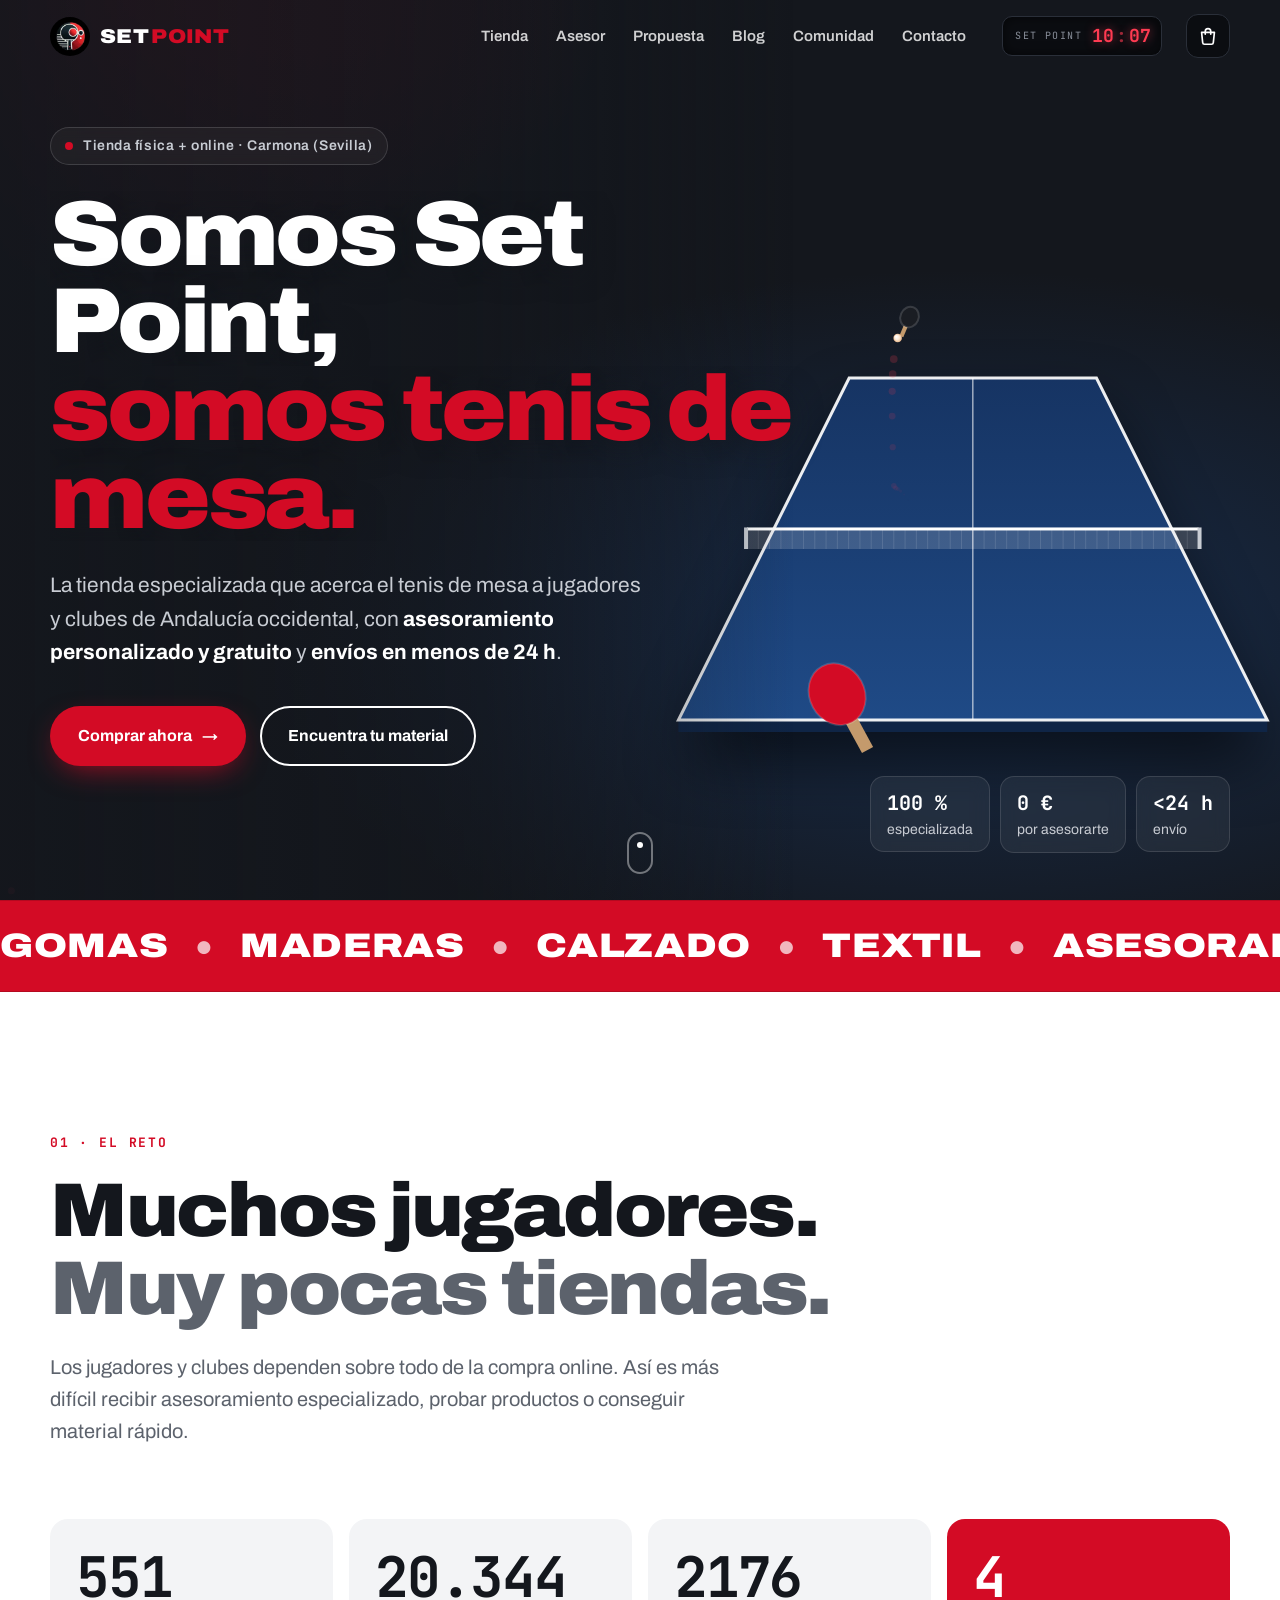
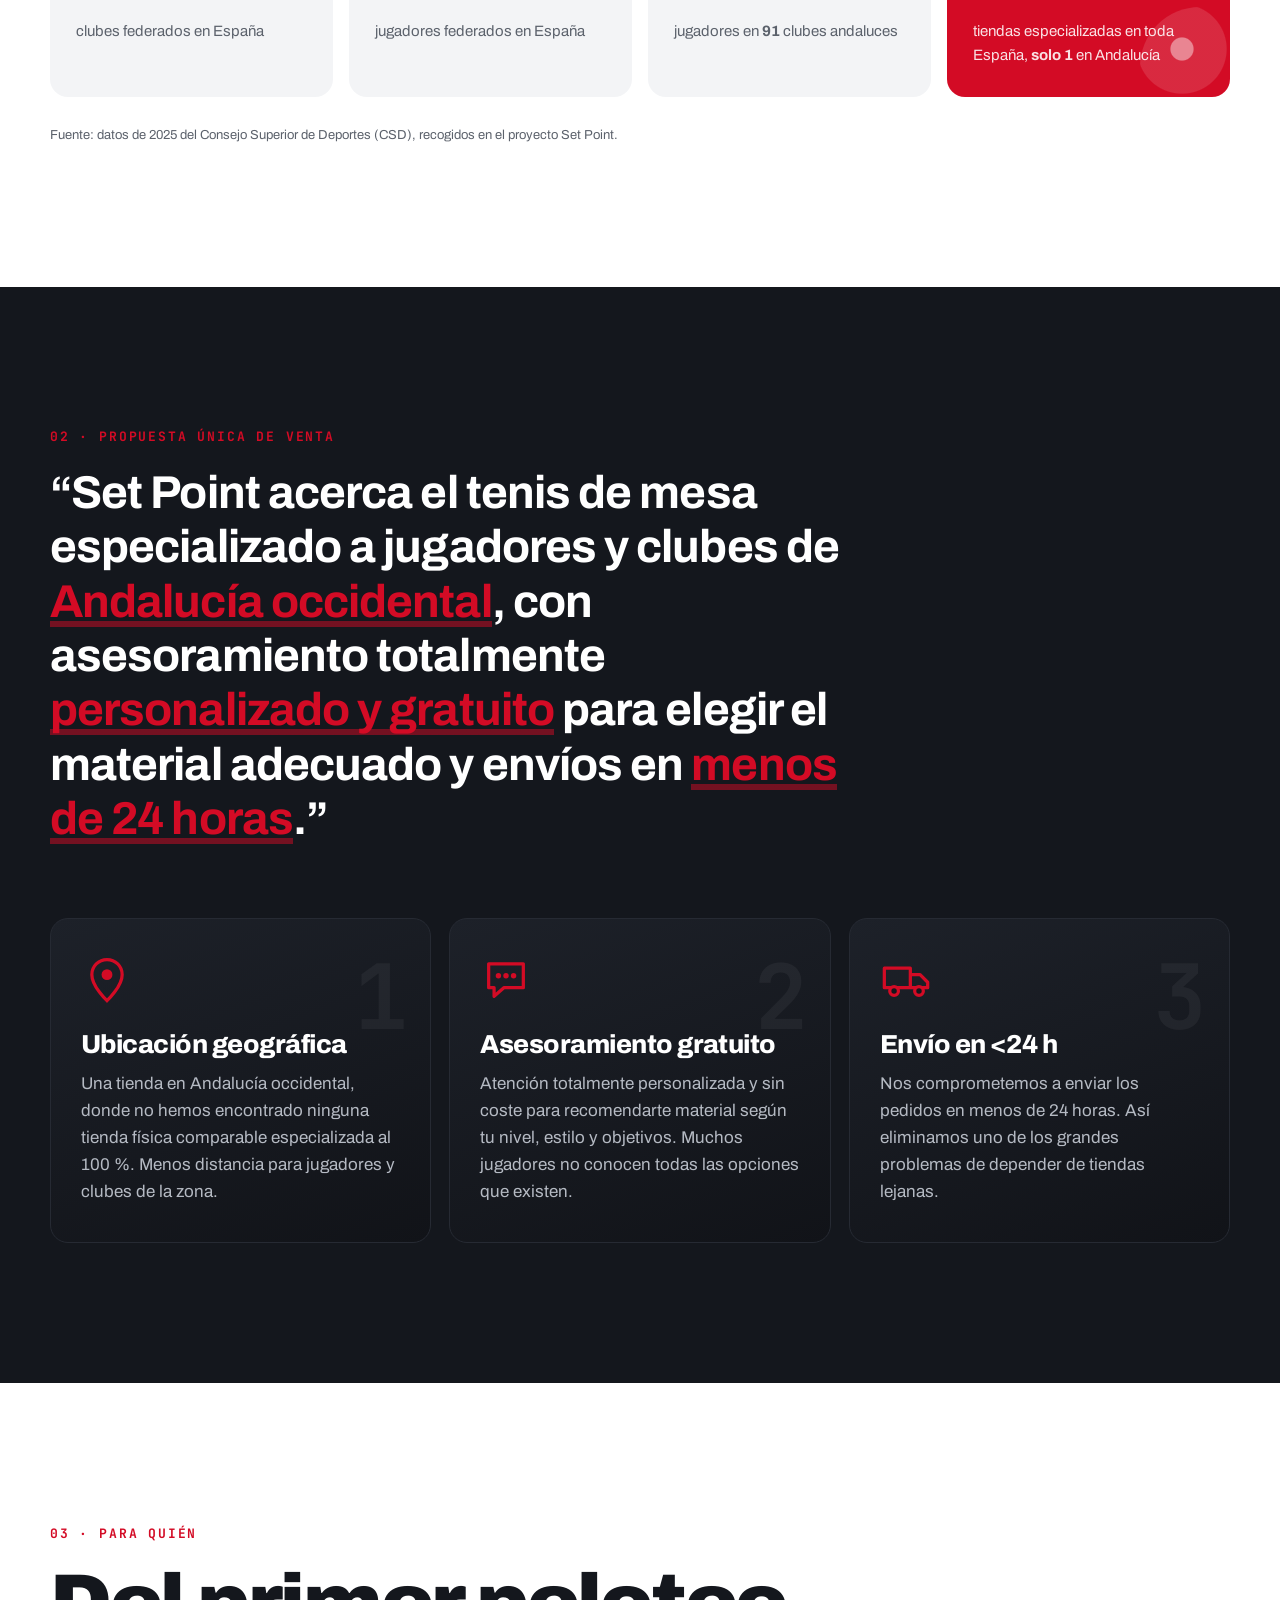
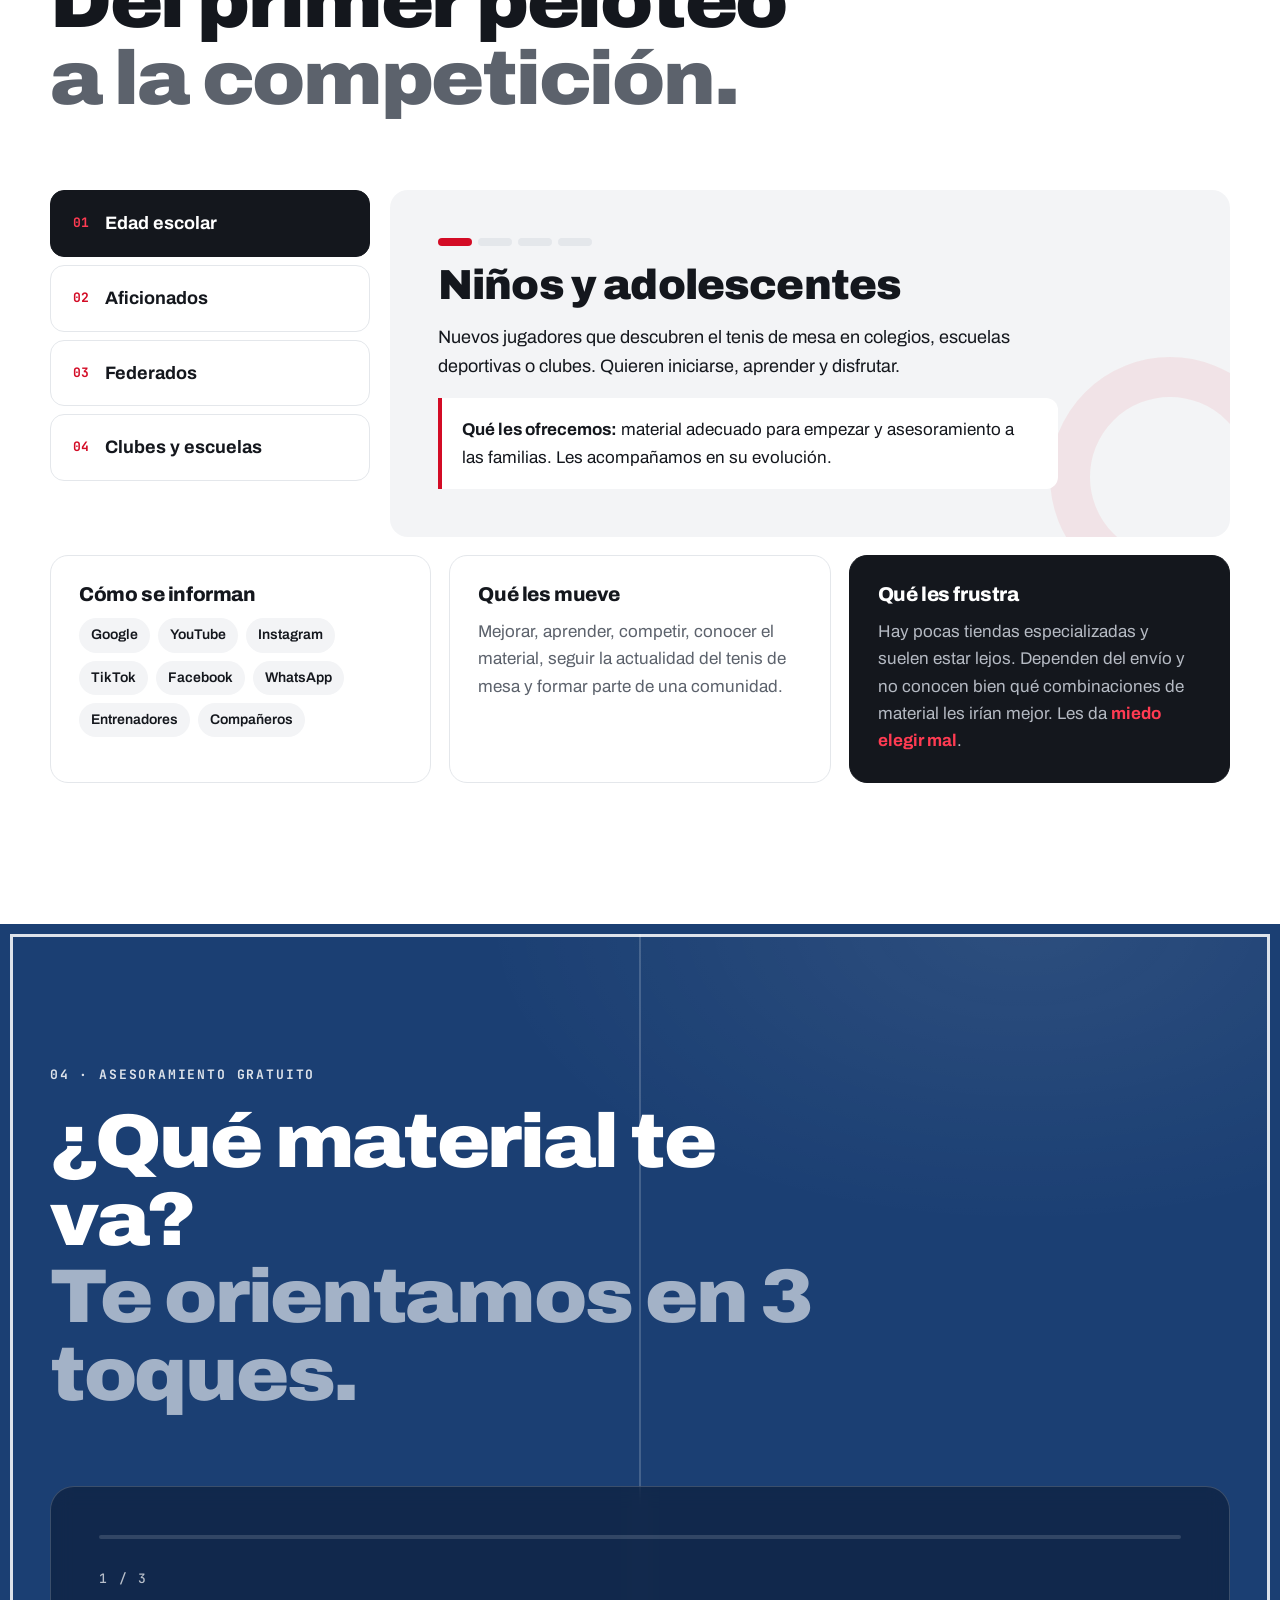
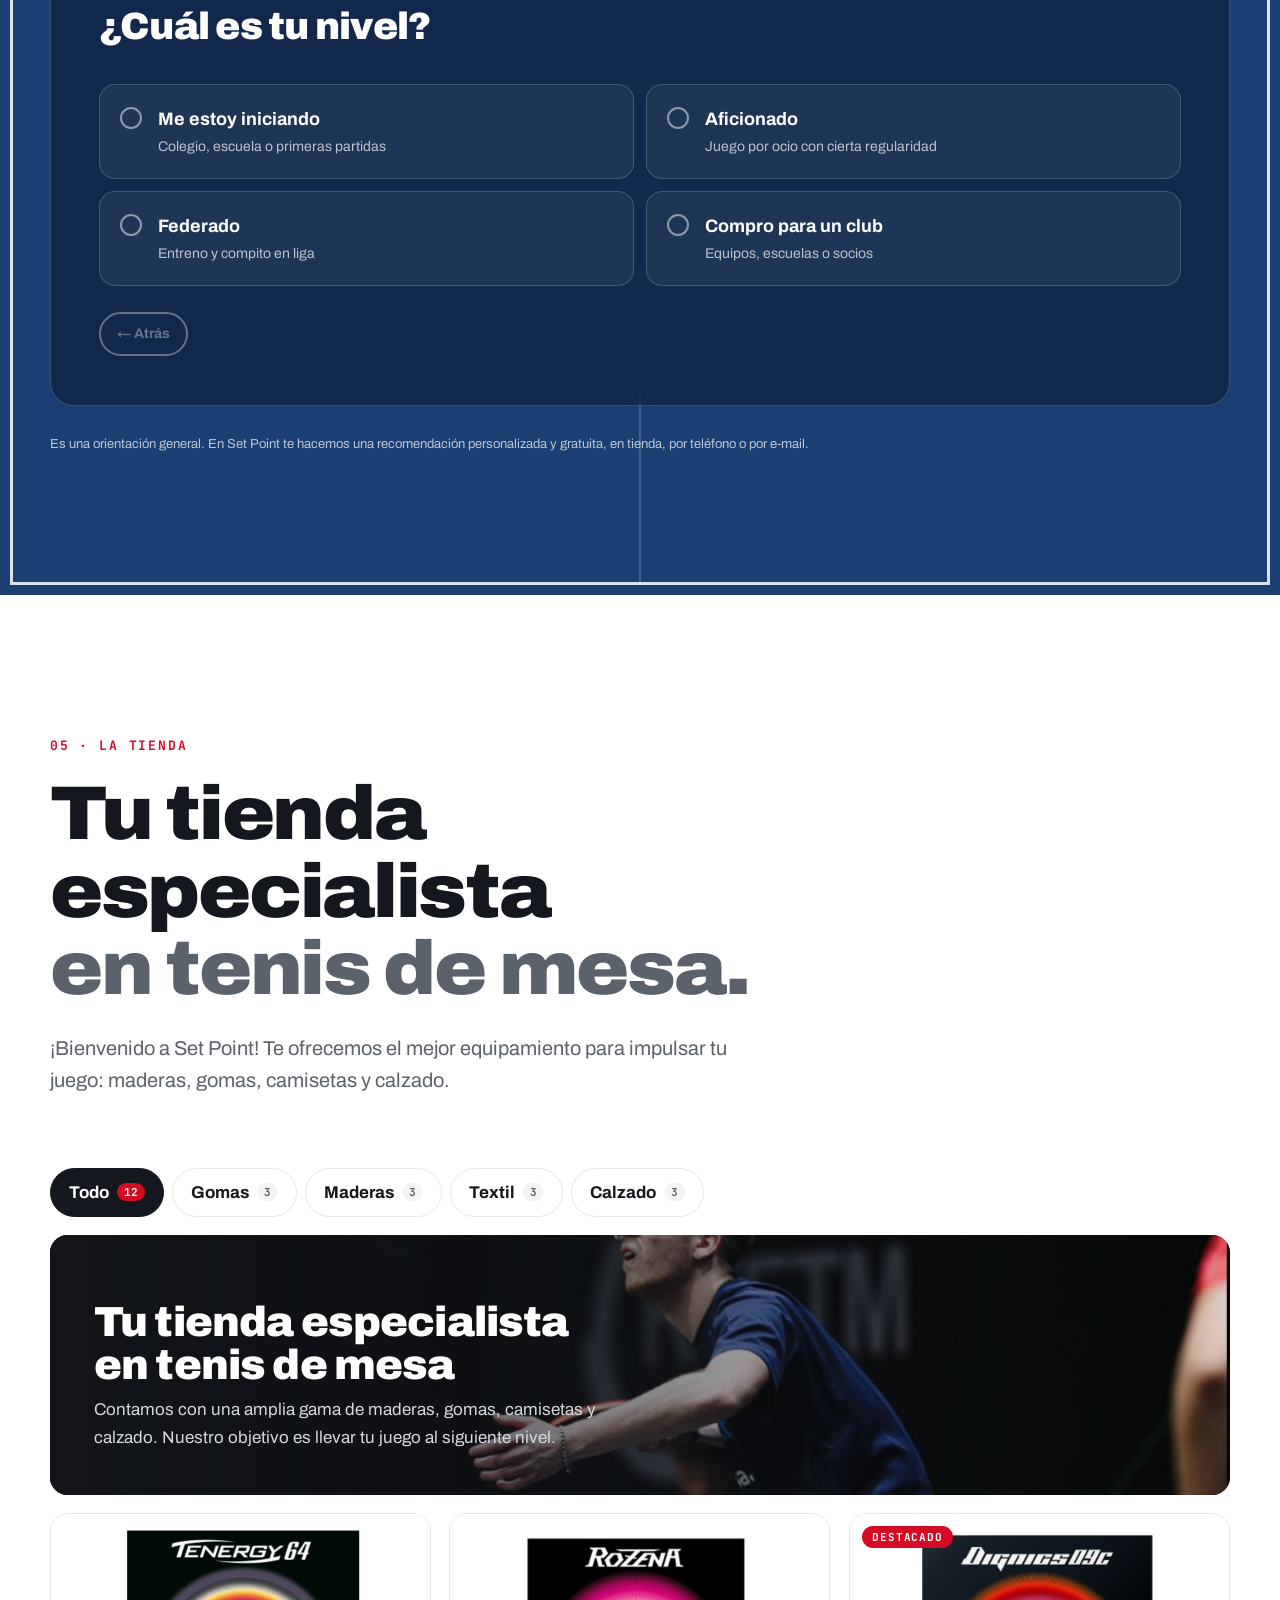
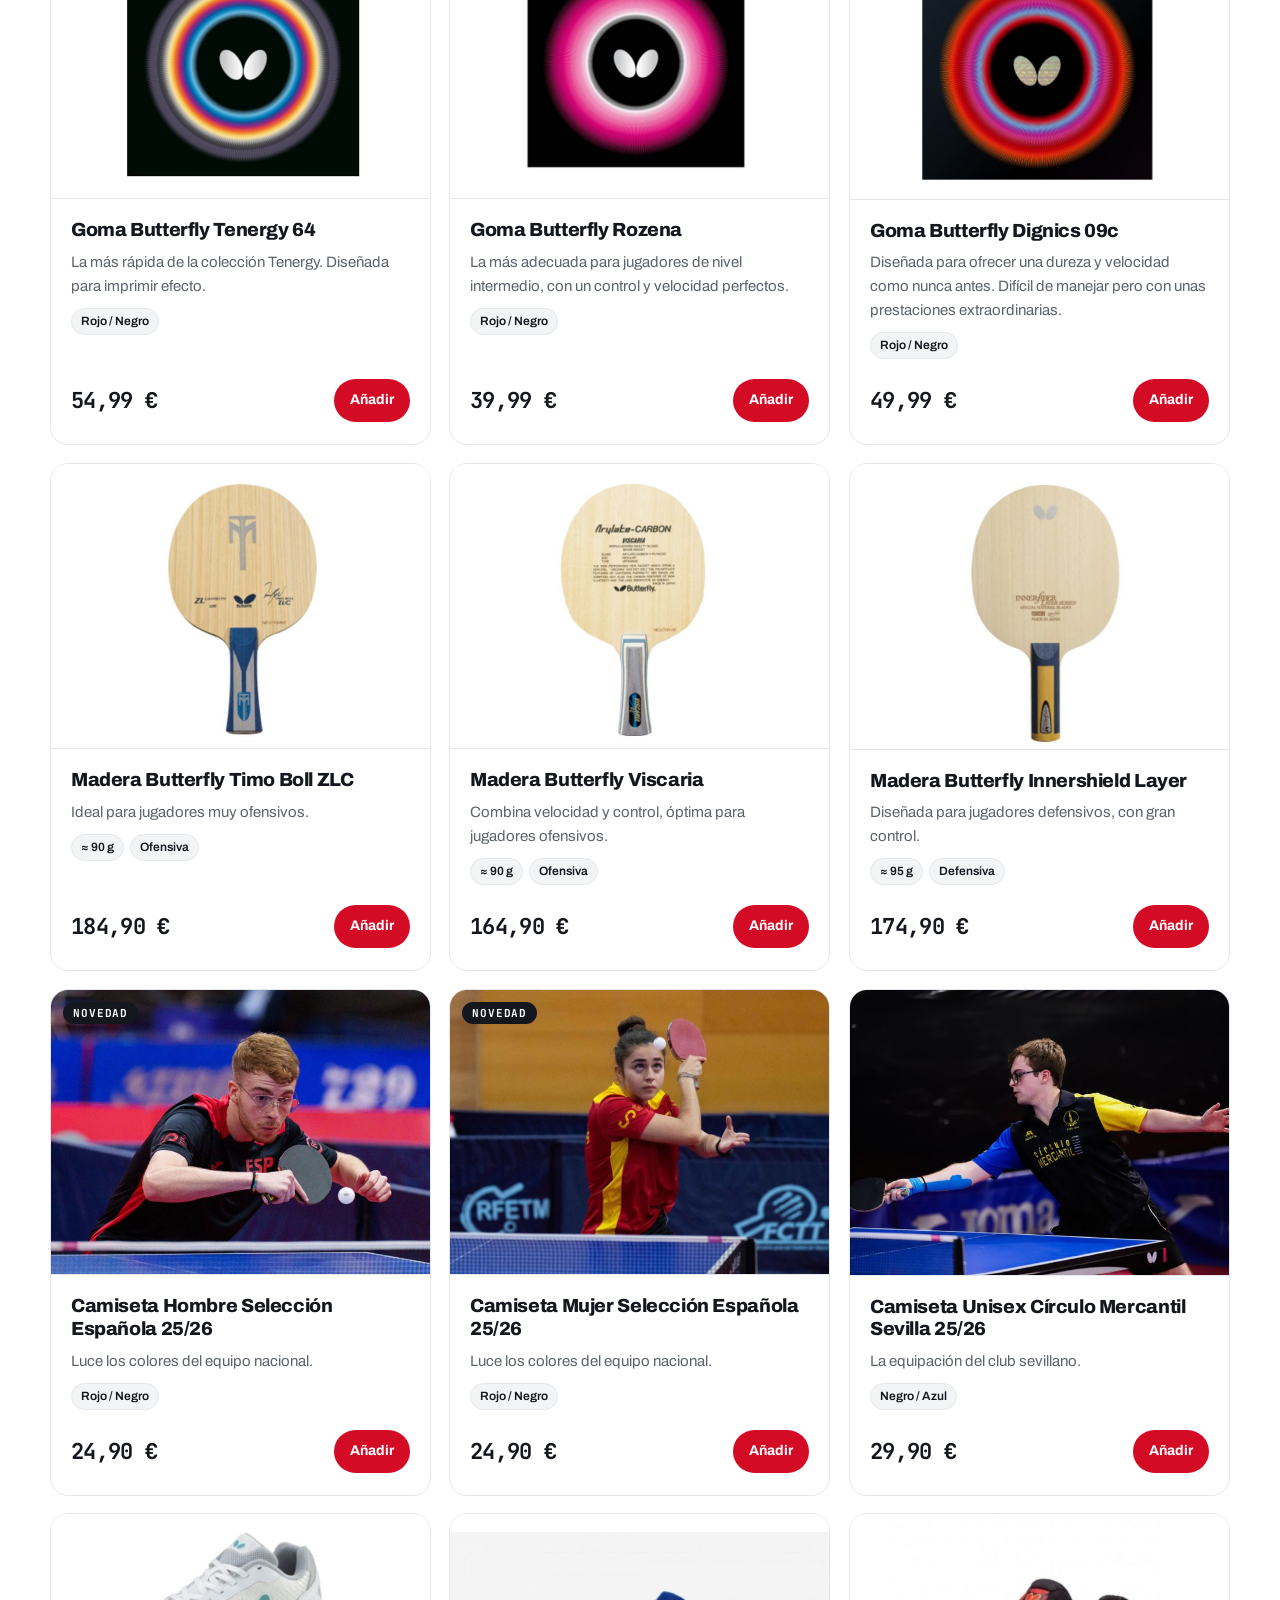
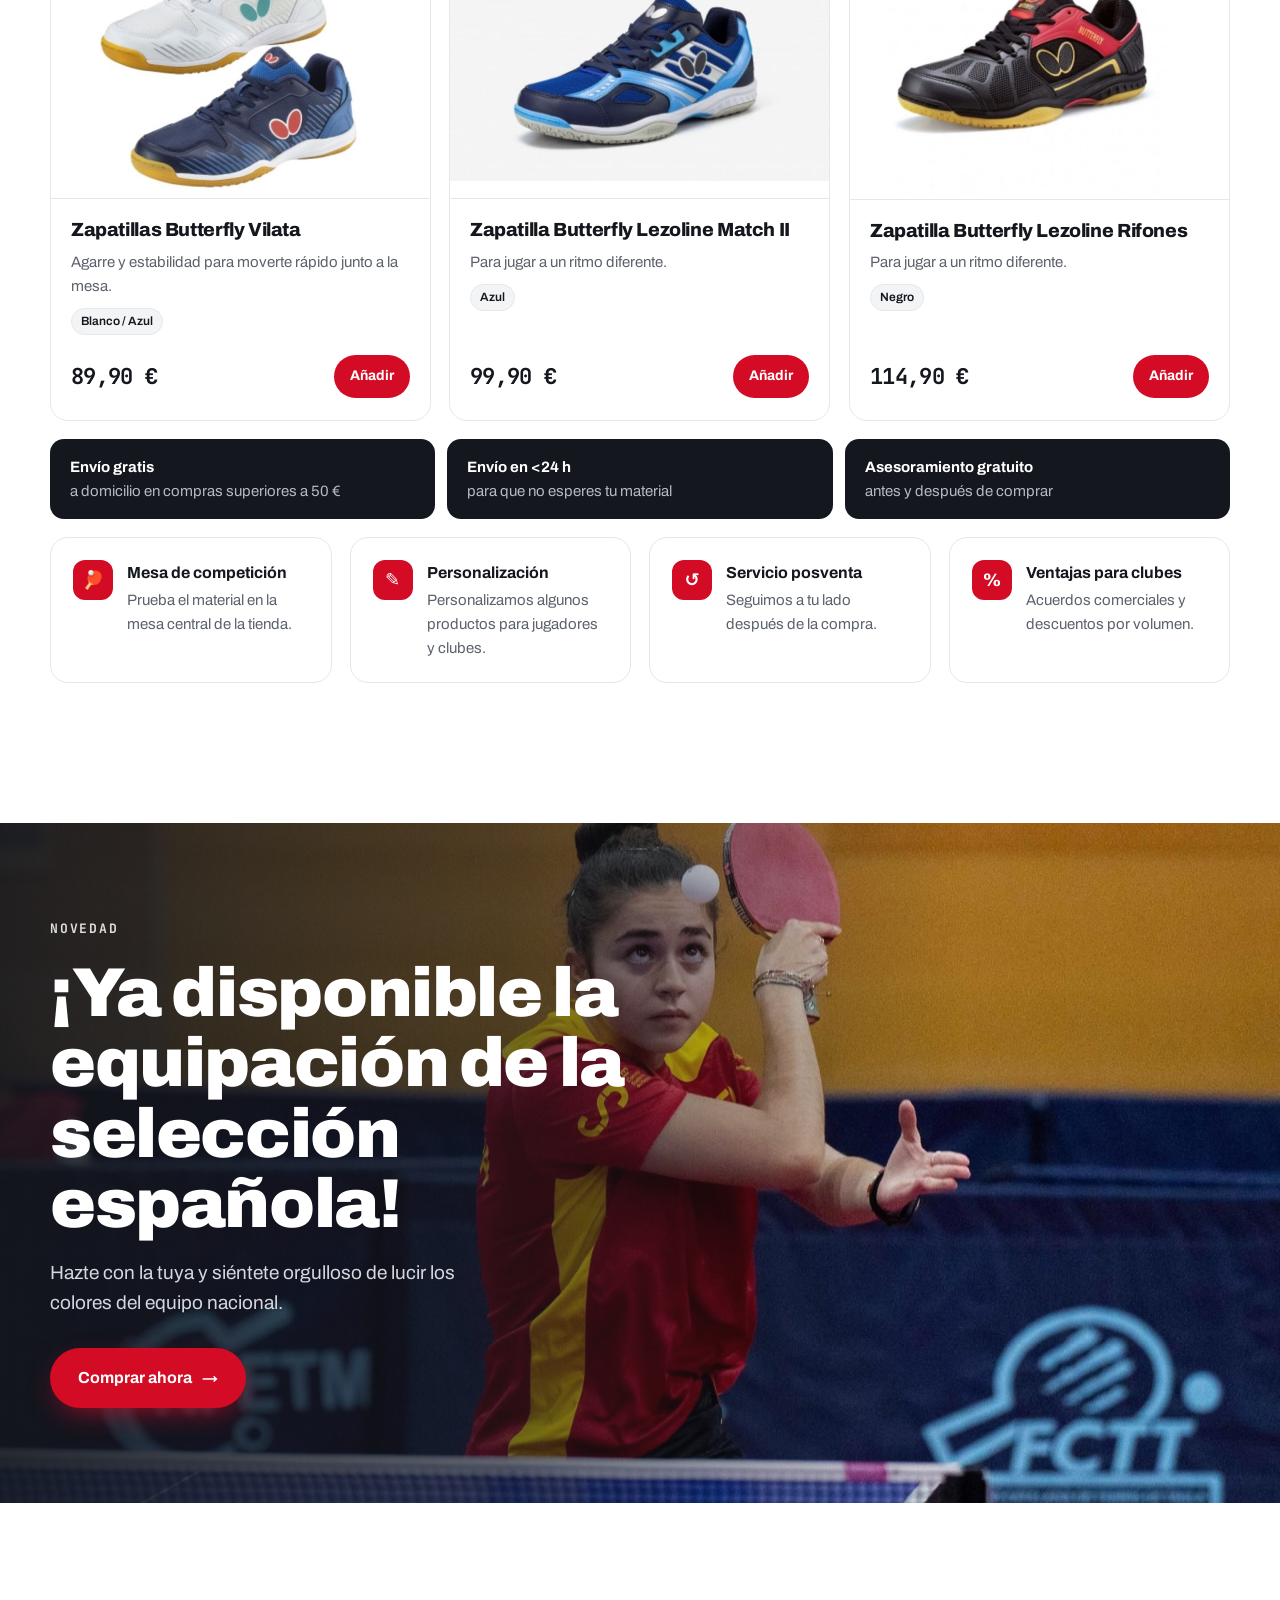
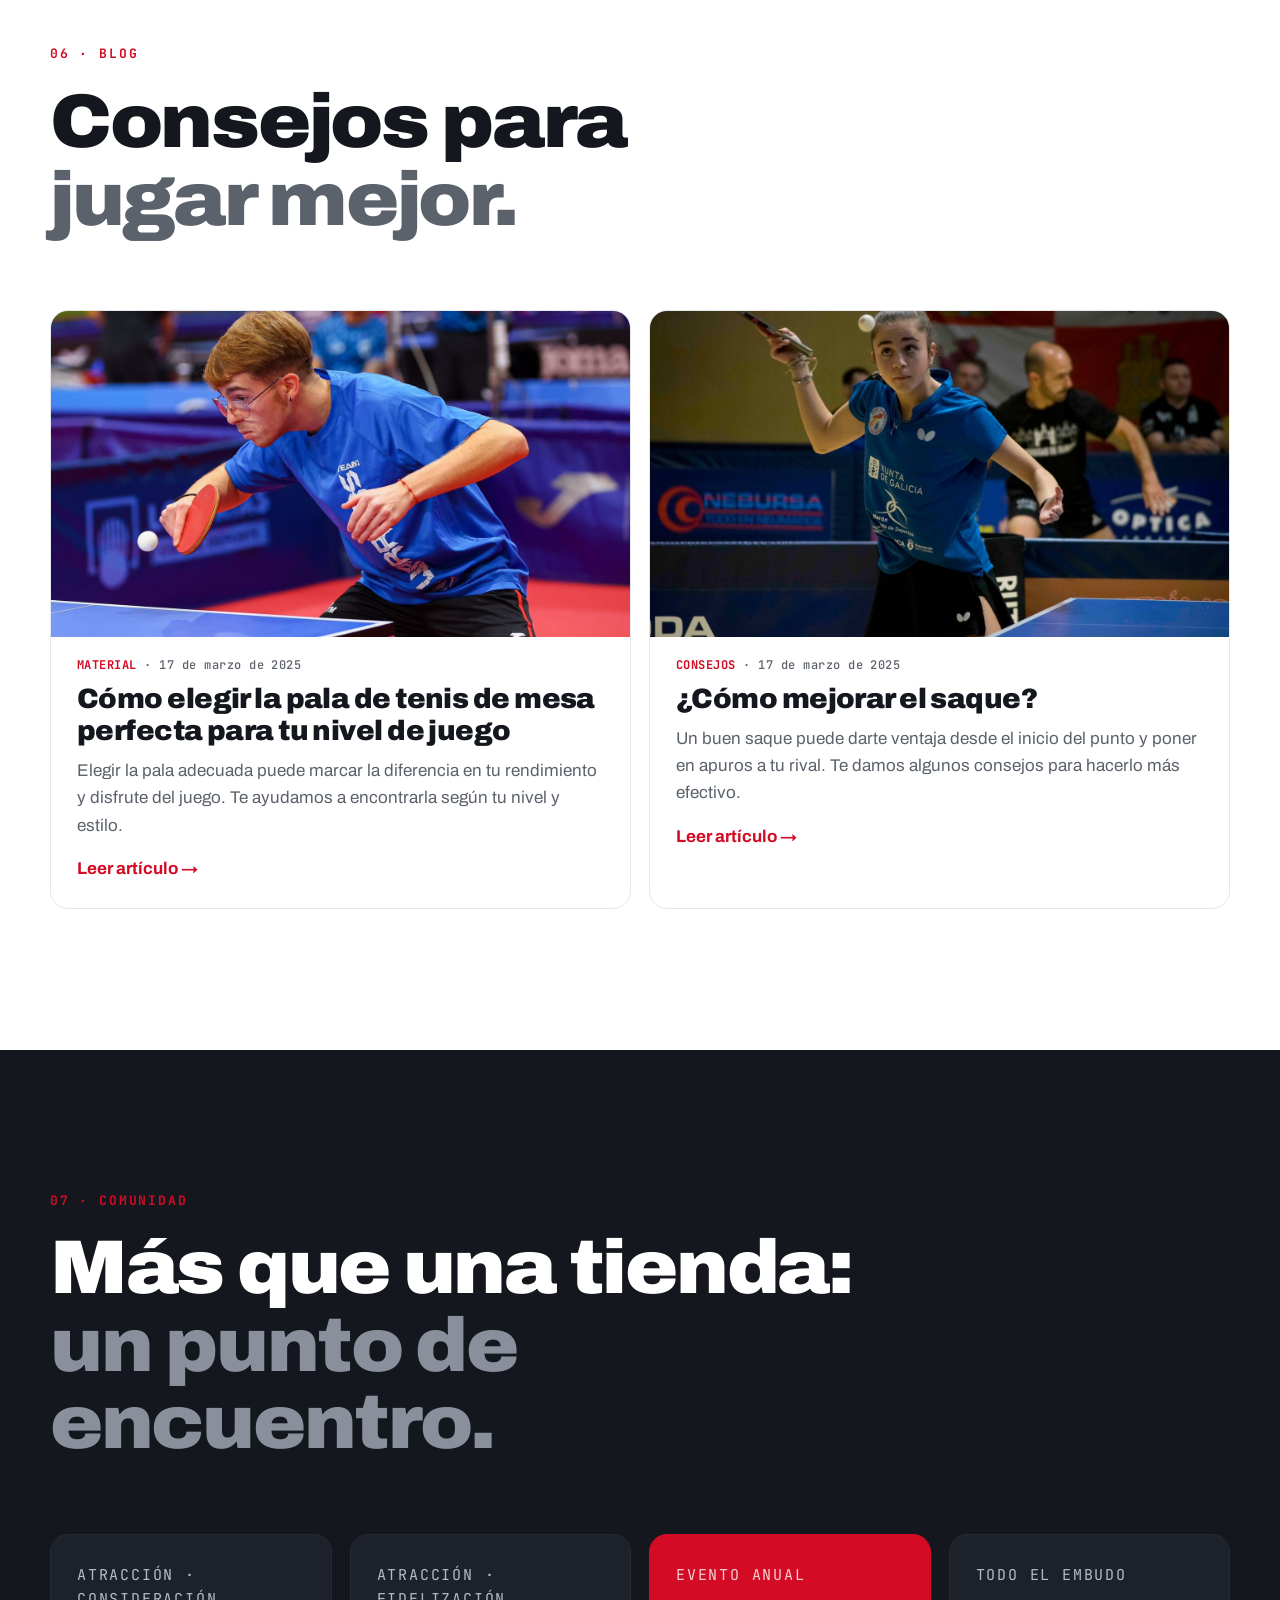
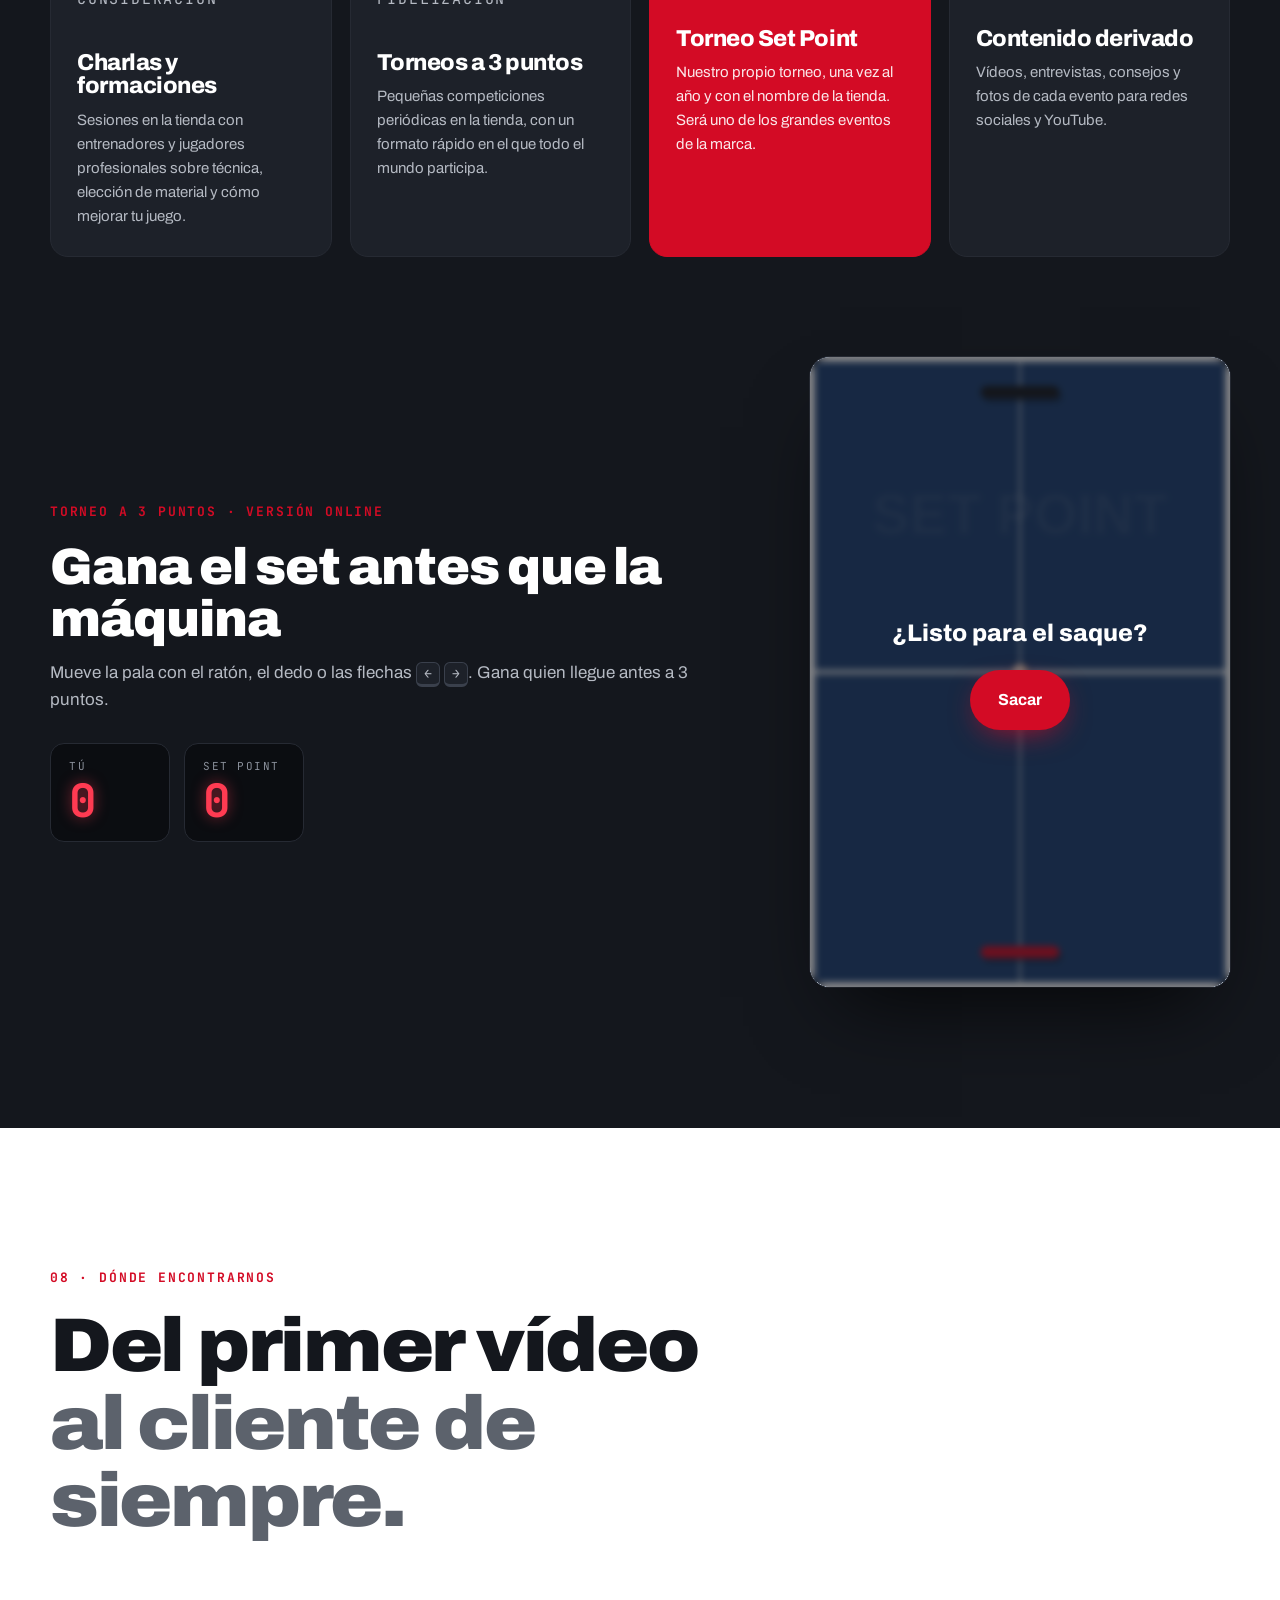
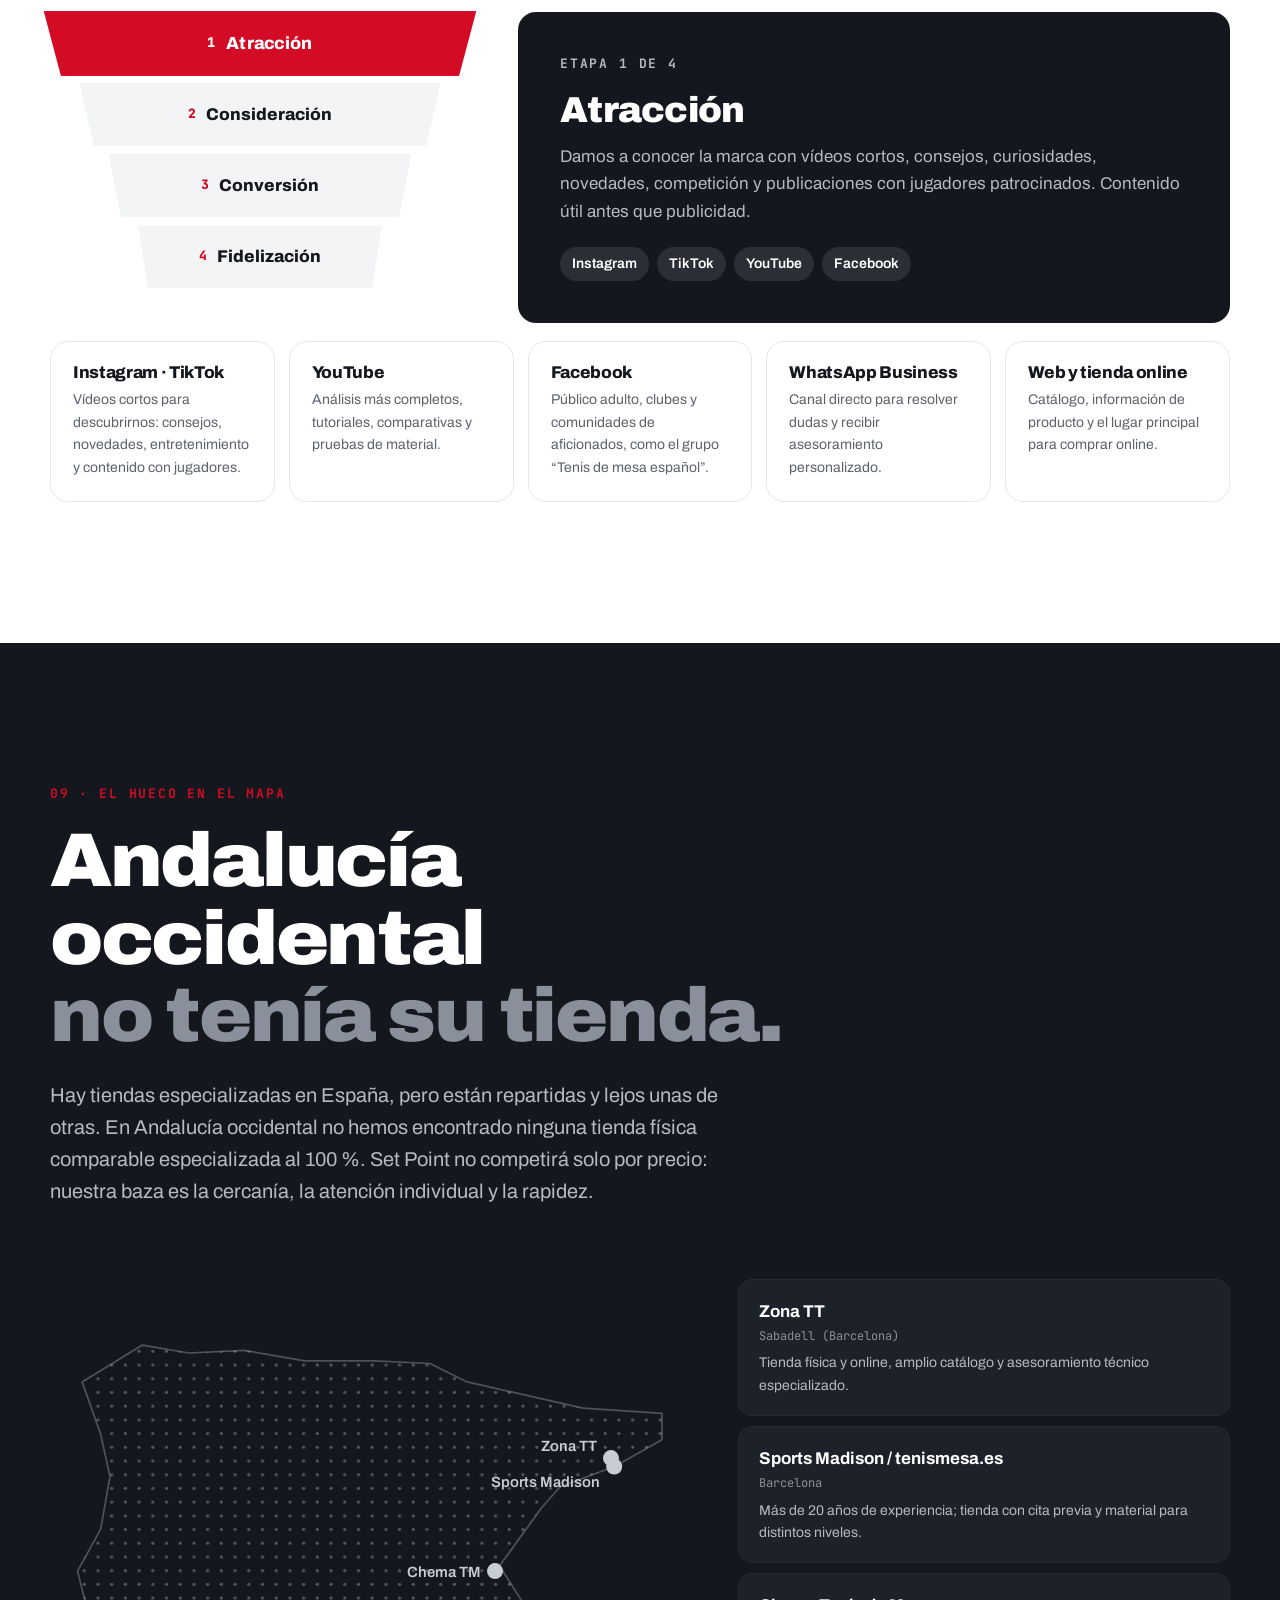
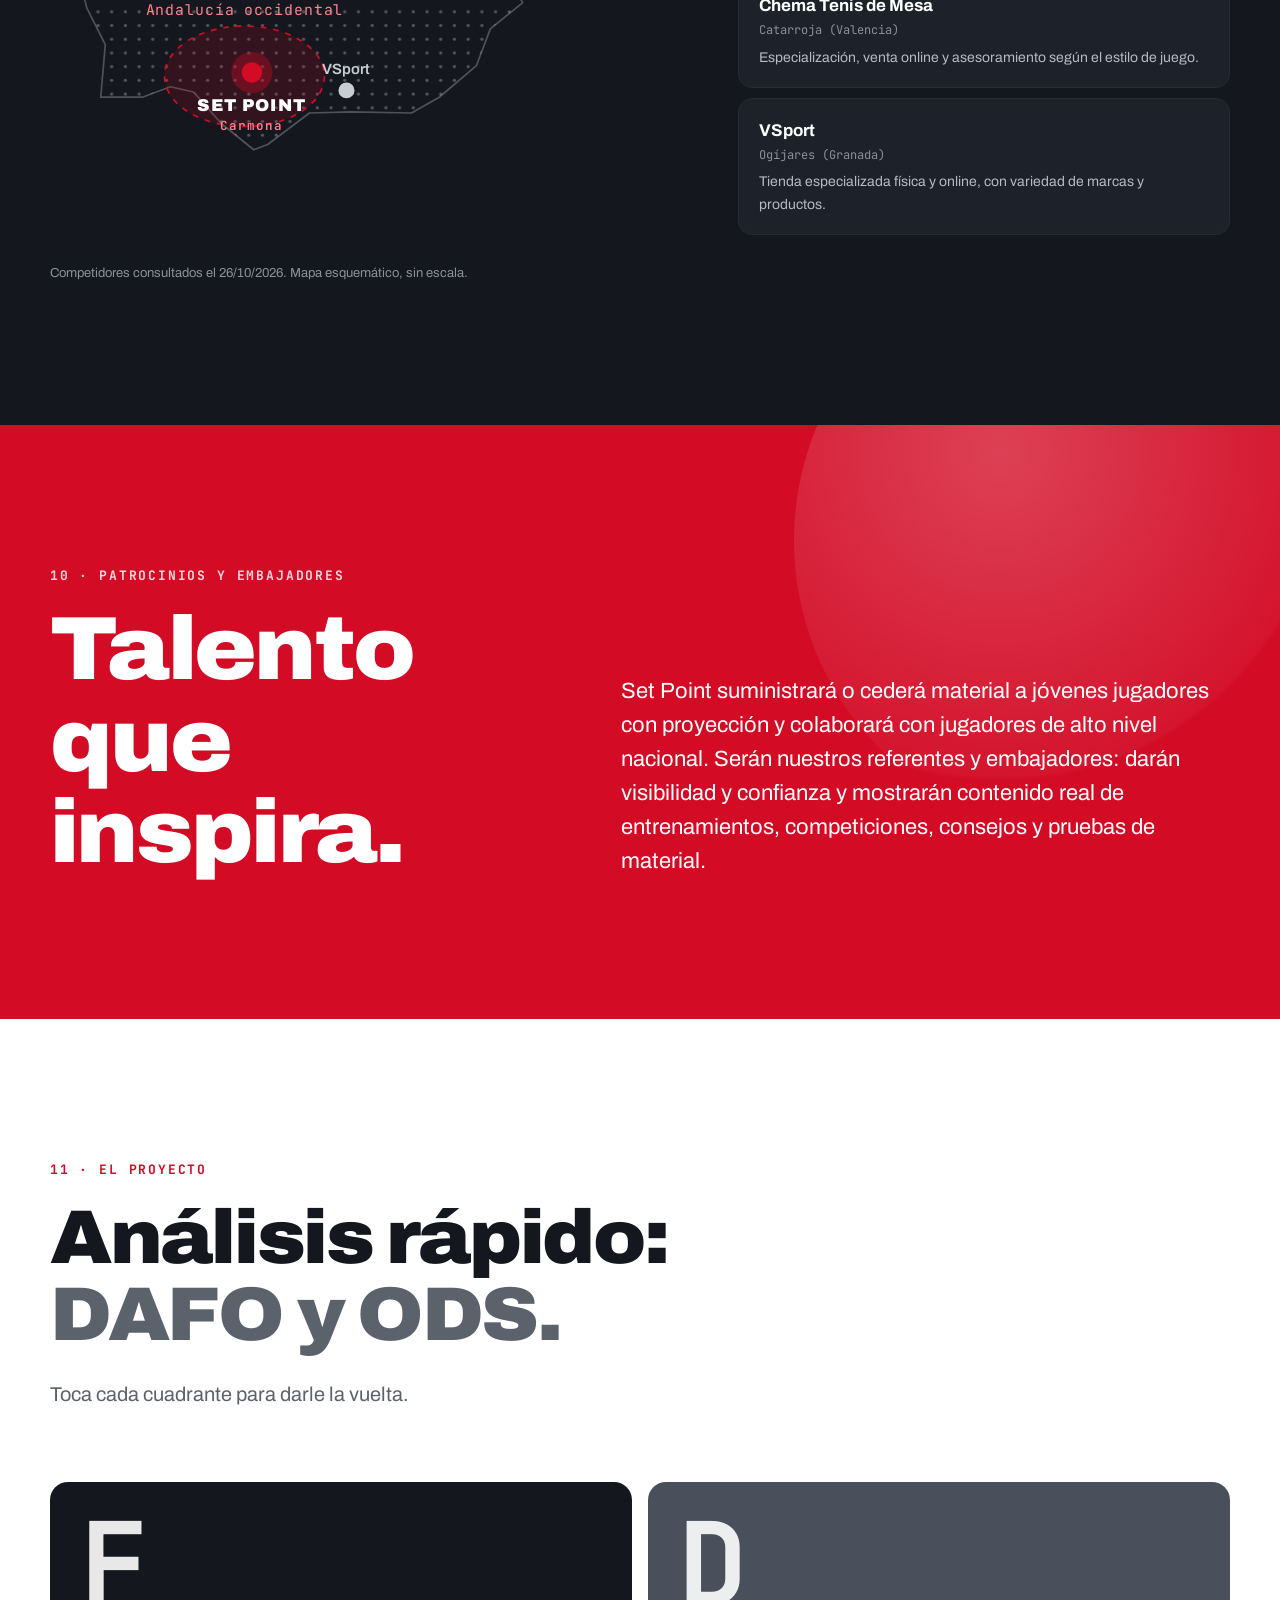
<file: index.html>
<!doctype html>
<html lang="es">
<head>
  <meta charset="utf-8">
  <meta name="viewport" content="width=device-width, initial-scale=1">
  <title>Set Point · Somos tenis de mesa</title>
  <meta name="description" content="Set Point: tienda física y online especializada en tenis de mesa en Andalucía occidental. Asesoramiento personalizado y gratuito y envíos en menos de 24 horas.">
  <meta name="theme-color" content="#14171D">
  <link rel="icon" href="data:image/svg+xml,%3Csvg xmlns='http://www.w3.org/2000/svg' viewBox='0 0 64 64'%3E%3Ccircle cx='32' cy='32' r='28' fill='%23D30B25'/%3E%3Ccircle cx='24' cy='24' r='7' fill='%23fff' opacity='.5'/%3E%3C/svg%3E">
  <link rel="preconnect" href="https://fonts.googleapis.com">
  <link rel="preconnect" href="https://fonts.gstatic.com" crossorigin>
  <link href="https://fonts.googleapis.com/css2?family=Archivo:wdth,wght@62..125,400..900&family=JetBrains+Mono:wght@500;700&display=swap" rel="stylesheet">
  <link rel="stylesheet" href="css/styles.css">
</head>
<body>
  <a class="skip" href="#main">Saltar al contenido</a>

  <!-- NAV + MARCADOR -->
  <header class="nav" id="nav">
    <a href="#inicio" class="logo" aria-label="Set Point, inicio">
      <img class="logo__img" src="assets/img/logo.png" alt="" width="40" height="39">
      <span class="logo__text">SET<b>POINT</b></span>
    </a>
    <nav class="nav__links" id="navLinks" aria-label="Principal">
      <a href="#tienda">Tienda</a>
      <a href="#asesor">Asesor</a>
      <a href="#propuesta">Propuesta</a>
      <a href="#blog">Blog</a>
      <a href="#comunidad">Comunidad</a>
      <a href="#contacto">Contacto</a>
    </nav>
    <div class="scoreboard" aria-live="polite" title="Tu marcador: suma un punto por cada sección que visitas">
      <span class="scoreboard__label">SET 1</span>
      <span class="scoreboard__digits"><span id="scoreYou">00</span><i>:</i><span id="scoreRival">00</span></span>
    </div>
    <button class="cartbtn" id="cartBtn" aria-controls="cart" aria-expanded="false" aria-label="Abrir carrito (0 productos)">
      <svg viewBox="0 0 24 24" aria-hidden="true"><path d="M5 8h14l-1.2 11.2a2 2 0 0 1-2 1.8H8.2a2 2 0 0 1-2-1.8Z" fill="none" stroke="currentColor" stroke-width="1.8" stroke-linejoin="round"/><path d="M9 10V7a3 3 0 0 1 6 0v3" fill="none" stroke="currentColor" stroke-width="1.8" stroke-linecap="round"/></svg>
      <span class="cartbtn__count" id="cartCount">0</span>
    </button>
    <button class="nav__burger" id="burger" aria-label="Abrir menú" aria-expanded="false" aria-controls="navLinks"><span></span><span></span></button>
  </header>
  <div class="setpoint-toast" id="setpointToast" role="status">¡SET POINT!</div>

  <main id="main">

    <!-- HERO -->
    <section class="hero" id="inicio" data-score>
      <canvas class="hero__canvas" id="heroCanvas" aria-hidden="true"></canvas>
      <div class="hero__inner">
        <p class="eyebrow"><span class="dot"></span> Tienda física + online · Carmona (Sevilla)</p>
        <h1 class="hero__title">
          <span class="line">Somos Set Point,</span>
          <span class="line line--accent">somos tenis de mesa.</span>
        </h1>
        <p class="hero__lead">La tienda especializada que acerca el tenis de mesa a jugadores y clubes de Andalucía occidental, con <strong>asesoramiento personalizado y gratuito</strong> y <strong>envíos en menos de 24&nbsp;h</strong>.</p>
        <div class="hero__cta">
          <a href="#tienda" class="btn btn--primary">Comprar ahora <span aria-hidden="true">→</span></a>
          <a href="#asesor" class="btn btn--ghost">Encuentra tu material</a>
        </div>
      </div>
      <ul class="hero__chips" aria-label="Lo esencial">
        <li><b>100&nbsp;%</b> especializada</li>
        <li><b>0&nbsp;€</b> por asesorarte</li>
        <li><b>&lt;24&nbsp;h</b> envío</li>
      </ul>
      <a href="#problema" class="hero__scroll" aria-label="Seguir bajando"><span></span></a>
    </section>

    <!-- MARQUEE -->
    <div class="marquee" aria-hidden="true">
      <div class="marquee__track">
        <span>Gomas</span><i>●</i><span>Maderas</span><i>●</i><span>Calzado</span><i>●</i><span>Textil</span><i>●</i><span>Asesoramiento</span><i>●</i><span>Torneos</span><i>●</i><span>Comunidad</span><i>●</i>
        <span>Gomas</span><i>●</i><span>Maderas</span><i>●</i><span>Calzado</span><i>●</i><span>Textil</span><i>●</i><span>Asesoramiento</span><i>●</i><span>Torneos</span><i>●</i><span>Comunidad</span><i>●</i>
      </div>
    </div>

    <!-- PROBLEMA / CIFRAS -->
    <section class="section section--light" id="problema" data-score>
      <div class="container">
        <div class="section__head reveal">
          <p class="kicker">01 · El reto</p>
          <h2>Muchos jugadores.<br><span class="muted">Muy pocas tiendas.</span></h2>
          <p class="section__intro">Los jugadores y clubes dependen sobre todo de la compra online. Así es más difícil recibir asesoramiento especializado, probar productos o conseguir material rápido.</p>
        </div>
        <div class="stats">
          <article class="stat reveal">
            <p class="stat__num"><span data-count="551">0</span></p>
            <p class="stat__label">clubes federados en España</p>
          </article>
          <article class="stat reveal">
            <p class="stat__num"><span data-count="20344">0</span></p>
            <p class="stat__label">jugadores federados en España</p>
          </article>
          <article class="stat reveal">
            <p class="stat__num"><span data-count="2176">0</span></p>
            <p class="stat__label">jugadores en <b>91</b> clubes andaluces</p>
          </article>
          <article class="stat stat--accent reveal">
            <p class="stat__num"><span data-count="4">0</span></p>
            <p class="stat__label">tiendas especializadas en toda España, <b>solo 1</b> en Andalucía</p>
          </article>
        </div>
        <p class="source reveal">Fuente: datos de 2025 del Consejo Superior de Deportes (CSD), recogidos en el proyecto Set Point.</p>
      </div>
    </section>

    <!-- PROPUESTA -->
    <section class="section section--dark" id="propuesta" data-score>
      <div class="container">
        <div class="section__head reveal">
          <p class="kicker">02 · Propuesta única de venta</p>
          <blockquote class="puv">
            “Set Point acerca el tenis de mesa especializado a jugadores y clubes de <em>Andalucía occidental</em>, con asesoramiento totalmente <em>personalizado y gratuito</em> para elegir el material adecuado y envíos en <em>menos de 24 horas</em>.”
          </blockquote>
        </div>
        <div class="pillars">
          <article class="pillar reveal" data-tilt>
            <span class="pillar__n">1</span>
            <div class="pillar__icon" aria-hidden="true">
              <svg viewBox="0 0 48 48"><path d="M24 44s14-13.2 14-24a14 14 0 1 0-28 0c0 10.8 14 24 14 24Z" fill="none" stroke="currentColor" stroke-width="3"/><circle cx="24" cy="20" r="5" fill="currentColor"/></svg>
            </div>
            <h3>Ubicación geográfica</h3>
            <p>Una tienda en Andalucía occidental, donde no hemos encontrado ninguna tienda física comparable especializada al 100&nbsp;%. Menos distancia para jugadores y clubes de la zona.</p>
          </article>
          <article class="pillar reveal" data-tilt>
            <span class="pillar__n">2</span>
            <div class="pillar__icon" aria-hidden="true">
              <svg viewBox="0 0 48 48"><path d="M8 10h32v22H22l-9 8v-8H8Z" fill="none" stroke="currentColor" stroke-width="3" stroke-linejoin="round"/><circle cx="17" cy="21" r="2.5" fill="currentColor"/><circle cx="24" cy="21" r="2.5" fill="currentColor"/><circle cx="31" cy="21" r="2.5" fill="currentColor"/></svg>
            </div>
            <h3>Asesoramiento gratuito</h3>
            <p>Atención totalmente personalizada y sin coste para recomendarte material según tu nivel, estilo y objetivos. Muchos jugadores no conocen todas las opciones que existen.</p>
          </article>
          <article class="pillar reveal" data-tilt>
            <span class="pillar__n">3</span>
            <div class="pillar__icon" aria-hidden="true">
              <svg viewBox="0 0 48 48"><path d="M4 14h24v18H4zM28 20h9l7 7v5H28z" fill="none" stroke="currentColor" stroke-width="3" stroke-linejoin="round"/><circle cx="13" cy="35" r="4" fill="var(--bg)" stroke="currentColor" stroke-width="3"/><circle cx="36" cy="35" r="4" fill="var(--bg)" stroke="currentColor" stroke-width="3"/></svg>
            </div>
            <h3>Envío en &lt;24&nbsp;h</h3>
            <p>Nos comprometemos a enviar los pedidos en menos de 24 horas. Así eliminamos uno de los grandes problemas de depender de tiendas lejanas.</p>
          </article>
        </div>
      </div>
    </section>

    <!-- CLIENTES -->
    <section class="section section--light" id="clientes" data-score>
      <div class="container">
        <div class="section__head reveal">
          <p class="kicker">03 · Para quién</p>
          <h2>Del primer peloteo<br><span class="muted">a la competición.</span></h2>
        </div>
        <div class="segments reveal">
          <div class="segments__tabs" role="tablist" aria-label="Segmentos de cliente">
            <button role="tab" aria-selected="true" aria-controls="seg-0" id="tab-0" class="segtab"><span>01</span>Edad escolar</button>
            <button role="tab" aria-selected="false" aria-controls="seg-1" id="tab-1" class="segtab" tabindex="-1"><span>02</span>Aficionados</button>
            <button role="tab" aria-selected="false" aria-controls="seg-2" id="tab-2" class="segtab" tabindex="-1"><span>03</span>Federados</button>
            <button role="tab" aria-selected="false" aria-controls="seg-3" id="tab-3" class="segtab" tabindex="-1"><span>04</span>Clubes y escuelas</button>
          </div>
          <div class="segments__panels">
            <article role="tabpanel" id="seg-0" aria-labelledby="tab-0" class="segpanel is-active">
              <div class="segpanel__level" aria-hidden="true"><i class="on"></i><i></i><i></i><i></i></div>
              <h3>Niños y adolescentes</h3>
              <p class="segpanel__who">Nuevos jugadores que descubren el tenis de mesa en colegios, escuelas deportivas o clubes. Quieren iniciarse, aprender y disfrutar.</p>
              <p class="segpanel__need"><b>Qué les ofrecemos:</b> material adecuado para empezar y asesoramiento a las familias. Les acompañamos en su evolución.</p>
            </article>
            <article role="tabpanel" id="seg-1" aria-labelledby="tab-1" class="segpanel" hidden>
              <div class="segpanel__level" aria-hidden="true"><i class="on"></i><i class="on"></i><i></i><i></i></div>
              <h3>Aficionados y principiantes</h3>
              <p class="segpanel__who">Personas que juegan por ocio o están empezando. Quieren aprender, mejorar y encontrar material apropiado sin necesidad de conocimientos técnicos avanzados.</p>
              <p class="segpanel__need"><b>Qué les ofrecemos:</b> orientación sencilla y personalizada para evitar compras equivocadas o material excesivo para su nivel.</p>
            </article>
            <article role="tabpanel" id="seg-2" aria-labelledby="tab-2" class="segpanel" hidden>
              <div class="segpanel__level" aria-hidden="true"><i class="on"></i><i class="on"></i><i class="on"></i><i class="on"></i></div>
              <h3>Federados y profesionales</h3>
              <p class="segpanel__who">Jugadores que entrenan y compiten con regularidad. Buscan rendimiento, primeras marcas, novedades y material técnico.</p>
              <p class="segpanel__need"><b>Qué les ofrecemos:</b> material de calidad, variedad y asesoramiento especializado según su estilo de juego, nivel y objetivos.</p>
            </article>
            <article role="tabpanel" id="seg-3" aria-labelledby="tab-3" class="segpanel" hidden>
              <div class="segpanel__level" aria-hidden="true"><i class="on"></i><i class="on"></i><i class="on"></i><i></i></div>
              <h3>Clubes y escuelas</h3>
              <p class="segpanel__who">Entidades que compran para sus equipos, escuelas y socios. Buscan un proveedor fiable, con disponibilidad y atención especializada.</p>
              <p class="segpanel__need"><b>Qué les ofrecemos:</b> pedidos agrupados, una relación estable y descuentos según el volumen de compra.</p>
            </article>
          </div>
        </div>

        <div class="traits">
          <article class="trait reveal">
            <h3>Cómo se informan</h3>
            <ul class="tags">
              <li>Google</li><li>YouTube</li><li>Instagram</li><li>TikTok</li><li>Facebook</li><li>WhatsApp</li><li>Entrenadores</li><li>Compañeros</li>
            </ul>
          </article>
          <article class="trait reveal">
            <h3>Qué les mueve</h3>
            <p>Mejorar, aprender, competir, conocer el material, seguir la actualidad del tenis de mesa y formar parte de una comunidad.</p>
          </article>
          <article class="trait trait--pain reveal">
            <h3>Qué les frustra</h3>
            <p>Hay pocas tiendas especializadas y suelen estar lejos. Dependen del envío y no conocen bien qué combinaciones de material les irían mejor. Les da <b>miedo elegir mal</b>.</p>
          </article>
        </div>
      </div>
    </section>

    <!-- ASESOR -->
    <section class="section section--table" id="asesor" data-score>
      <div class="container">
        <div class="section__head reveal">
          <p class="kicker">04 · Asesoramiento gratuito</p>
          <h2>¿Qué material te va?<br><span class="muted">Te orientamos en 3 toques.</span></h2>
        </div>
        <div class="advisor reveal" id="advisor">
          <div class="advisor__progress" aria-hidden="true"><span id="advisorBar"></span></div>
          <form class="advisor__form" id="advisorForm">
            <fieldset class="advisor__step is-active" data-step="0">
              <legend><span class="advisor__q">1 / 3</span>¿Cuál es tu nivel?</legend>
              <div class="choices">
                <label class="choice"><input type="radio" name="nivel" value="inicio"><span><b>Me estoy iniciando</b><small>Colegio, escuela o primeras partidas</small></span></label>
                <label class="choice"><input type="radio" name="nivel" value="aficionado"><span><b>Aficionado</b><small>Juego por ocio con cierta regularidad</small></span></label>
                <label class="choice"><input type="radio" name="nivel" value="federado"><span><b>Federado</b><small>Entreno y compito en liga</small></span></label>
                <label class="choice"><input type="radio" name="nivel" value="club"><span><b>Compro para un club</b><small>Equipos, escuelas o socios</small></span></label>
              </div>
            </fieldset>
            <fieldset class="advisor__step" data-step="1">
              <legend><span class="advisor__q">2 / 3</span>¿Cómo te gusta jugar?</legend>
              <div class="choices">
                <label class="choice"><input type="radio" name="estilo" value="defensivo"><span><b>Defensivo</b><small>Lejos de la mesa, cortando y devolviendo todo</small></span></label>
                <label class="choice"><input type="radio" name="estilo" value="allround"><span><b>Todoterreno</b><small>Un poco de todo, prefiero el equilibrio</small></span></label>
                <label class="choice"><input type="radio" name="estilo" value="ofensivo"><span><b>Ofensivo</b><small>Top-spin, iniciativa y golpes ganadores</small></span></label>
                <label class="choice"><input type="radio" name="estilo" value="nose"><span><b>Aún no lo sé</b><small>Justo para eso estamos</small></span></label>
              </div>
            </fieldset>
            <fieldset class="advisor__step" data-step="2">
              <legend><span class="advisor__q">3 / 3</span>¿Qué quieres mejorar?</legend>
              <div class="choices">
                <label class="choice"><input type="radio" name="objetivo" value="control"><span><b>Control</b><small>Meter más bolas en la mesa</small></span></label>
                <label class="choice"><input type="radio" name="objetivo" value="efecto"><span><b>Efecto</b><small>Que la bola gire más</small></span></label>
                <label class="choice"><input type="radio" name="objetivo" value="velocidad"><span><b>Velocidad</b><small>Más potencia en cada golpe</small></span></label>
                <label class="choice"><input type="radio" name="objetivo" value="todo"><span><b>Todo un poco</b><small>Quiero una mejora general</small></span></label>
              </div>
            </fieldset>
            <div class="advisor__result" id="advisorResult" hidden tabindex="-1" aria-live="polite"></div>
            <div class="advisor__nav">
              <button type="button" class="btn btn--ghost btn--sm" id="advisorBack" disabled>← Atrás</button>
              <button type="button" class="btn btn--ghost btn--sm" id="advisorReset" hidden>Volver a empezar</button>
            </div>
          </form>
        </div>
        <p class="source reveal">Es una orientación general. En Set Point te hacemos una recomendación personalizada y gratuita, en tienda, por teléfono o por e-mail.</p>
      </div>
    </section>

    <!-- TIENDA -->
    <section class="section section--light" id="tienda" data-score>
      <div class="container">
        <div class="section__head reveal">
          <p class="kicker">05 · La tienda</p>
          <h2>Tu tienda especialista<br><span class="muted">en tenis de mesa.</span></h2>
          <p class="section__intro">¡Bienvenido a Set Point! Te ofrecemos el mejor equipamiento para impulsar tu juego: maderas, gomas, camisetas y calzado.</p>
        </div>

        <div class="shop reveal">
          <div class="shop__filters" role="group" aria-label="Filtrar por categoría">
            <button class="chip" data-cat="todo" aria-pressed="true">Todo <span>12</span></button>
            <button class="chip" data-cat="gomas" aria-pressed="false">Gomas <span>3</span></button>
            <button class="chip" data-cat="maderas" aria-pressed="false">Maderas <span>3</span></button>
            <button class="chip" data-cat="textil" aria-pressed="false">Textil <span>3</span></button>
            <button class="chip" data-cat="calzado" aria-pressed="false">Calzado <span>3</span></button>
          </div>

          <div class="shop__banner" id="shopBanner">
            <img id="shopBannerImg" src="assets/img/hero-home.jpg" alt="" loading="lazy">
            <div class="shop__bannertext">
              <h3 id="shopBannerTitle">Tu tienda especialista en tenis de mesa</h3>
              <p id="shopBannerText">Contamos con una amplia gama de maderas, gomas, camisetas y calzado. Nuestro objetivo es llevar tu juego al siguiente nivel.</p>
            </div>
          </div>

          <div class="shop__grid" id="shopGrid" aria-live="polite"></div>

          <ul class="perks">
            <li><b>Envío gratis</b> a domicilio en compras superiores a 50&nbsp;€</li>
            <li><b>Envío en &lt;24&nbsp;h</b> para que no esperes tu material</li>
            <li><b>Asesoramiento gratuito</b> antes y después de comprar</li>
          </ul>
        </div>

        <ul class="services">
          <li class="reveal"><span>🏓</span><div><b>Mesa de competición</b>Prueba el material en la mesa central de la tienda.</div></li>
          <li class="reveal"><span>✎</span><div><b>Personalización</b>Personalizamos algunos productos para jugadores y clubes.</div></li>
          <li class="reveal"><span>↺</span><div><b>Servicio posventa</b>Seguimos a tu lado después de la compra.</div></li>
          <li class="reveal"><span>%</span><div><b>Ventajas para clubes</b>Acuerdos comerciales y descuentos por volumen.</div></li>
        </ul>
      </div>
    </section>

    <!-- PROMO SELECCIÓN -->
    <section class="promo" id="seleccion" data-score>
      <img class="promo__img" src="assets/img/banner-seleccion.jpg" alt="Jugadora de la selección española con la equipación roja durante un partido" loading="lazy">
      <div class="container promo__inner reveal">
        <p class="kicker kicker--light">Novedad</p>
        <h2>¡Ya disponible la equipación de la selección española!</h2>
        <p>Hazte con la tuya y siéntete orgulloso de lucir los colores del equipo nacional.</p>
        <a href="#tienda" class="btn btn--primary" data-goto-cat="textil">Comprar ahora <span aria-hidden="true">→</span></a>
      </div>
    </section>

    <!-- BLOG -->
    <section class="section section--light" id="blog" data-score>
      <div class="container">
        <div class="section__head reveal">
          <p class="kicker">06 · Blog</p>
          <h2>Consejos para<br><span class="muted">jugar mejor.</span></h2>
        </div>
        <div class="posts">
          <article class="post reveal">
            <button class="post__open" data-post="post-pala" aria-haspopup="dialog">
              <span class="post__media"><img src="assets/img/blog-pala.jpg" alt="Jugador con camiseta azul golpeando la bola sobre la mesa" loading="lazy"></span>
              <span class="post__meta"><span class="post__cat">Material</span> · 17 de marzo de 2025</span>
              <span class="post__title">Cómo elegir la pala de tenis de mesa perfecta para tu nivel de juego</span>
              <span class="post__excerpt">Elegir la pala adecuada puede marcar la diferencia en tu rendimiento y disfrute del juego. Te ayudamos a encontrarla según tu nivel y estilo.</span>
              <span class="post__more">Leer artículo <span aria-hidden="true">→</span></span>
            </button>
          </article>
          <article class="post reveal">
            <button class="post__open" data-post="post-saque" aria-haspopup="dialog">
              <span class="post__media"><img src="assets/img/blog-saque.jpg" alt="Jugadora sacando en un partido de competición" loading="lazy"></span>
              <span class="post__meta"><span class="post__cat">Consejos</span> · 17 de marzo de 2025</span>
              <span class="post__title">¿Cómo mejorar el saque?</span>
              <span class="post__excerpt">Un buen saque puede darte ventaja desde el inicio del punto y poner en apuros a tu rival. Te damos algunos consejos para hacerlo más efectivo.</span>
              <span class="post__more">Leer artículo <span aria-hidden="true">→</span></span>
            </button>
          </article>
        </div>
      </div>

      <template id="post-pala">
        <img class="article__cover" src="assets/img/blog-pala.jpg" alt="Jugador con camiseta azul golpeando la bola sobre la mesa">
        <p class="article__meta">Material · José Manuel Cabezas Flores · 17 de marzo de 2025</p>
        <h2>Cómo elegir la pala de tenis de mesa perfecta para tu nivel de juego</h2>
        <p>En Set Point sabemos que elegir la pala de tenis de mesa adecuada puede marcar la diferencia en tu rendimiento y disfrute del juego. Ya seas principiante, aficionado o jugador avanzado, contar con el equipo adecuado es clave. En esta guía te ayudamos a encontrar la pala perfecta según tu nivel y estilo de juego.</p>
        <h3>1. Principiantes: control y comodidad</h3>
        <p>Si estás empezando, lo más importante es desarrollar la técnica y el control de la pelota. Busca una pala con:</p>
        <ul>
          <li>Gomas con esponja fina (1,5&nbsp;mm o menos) para mayor control.</li>
          <li>Madera con buen equilibrio entre velocidad y control.</li>
          <li>Mango anatómico o cóncavo, que ofrece comodidad y mejor agarre.</li>
        </ul>
        <img src="assets/img/blog-pala-2.jpg" alt="Niño jugando en un Campeonato de España de tenis de mesa" loading="lazy">
        <h3>2. Intermedios: más efecto y potencia</h3>
        <p>Cuando ya tienes experiencia, puedes empezar a jugar con más velocidad y efectos. Para ello, elige una pala con:</p>
        <ul>
          <li>Gomas de esponja media (1,7–2,0&nbsp;mm) para un buen equilibrio entre efecto y velocidad.</li>
          <li>Madera más rígida o con carbono, para aumentar la potencia en los golpes.</li>
          <li>Gomas con mayor dureza, como la <button class="article__product" data-add="goma-rozena">Butterfly Rozena</button>, que potencian los efectos sin perder control.</li>
        </ul>
        <h3>3. Avanzados: velocidad y precisión máxima</h3>
        <p>Si ya compites o tienes un nivel avanzado, necesitas una pala que se adapte a tu estilo de juego. Considera:</p>
        <ul>
          <li>Gomas con esponja gruesa (2,1–2,2&nbsp;mm) para ataques rápidos y potentes.</li>
          <li>Madera con carbono o ZLC (Zylon-Carbon) para mayor rigidez y respuesta rápida.</li>
          <li>Gomas especializadas según tu juego: más blandas si priorizas el efecto y más duras si priorizas la velocidad.</li>
        </ul>
        <p>Si dudas sobre qué material necesitas, no te lo pienses dos veces y contacta con nuestro equipo. Te asesoraremos para que encuentres la pala o el calzado que mejor se adapte a ti.</p>
        <p class="article__tags">avanzados · gomas · intermedios · maderas · principiantes · tenis de mesa</p>
      </template>

      <template id="post-saque">
        <img class="article__cover" src="assets/img/blog-saque.jpg" alt="Jugadora sacando en un partido de competición">
        <p class="article__meta">Consejos · José Manuel Cabezas Flores · 17 de marzo de 2025</p>
        <h2>¿Cómo mejorar el saque?</h2>
        <p>El saque es uno de los golpes más importantes en el tenis de mesa. Un buen saque puede darte ventaja desde el inicio del punto y poner en apuros a tu rival. En Set Point te damos algunos consejos para mejorar tu saque y hacerlo más efectivo:</p>
        <h3>1. Varía el efecto</h3>
        <ul>
          <li>Prueba diferentes efectos: topspin (liftado), backspin (cortado) y sidespin (lateral). La efectividad de los efectos también puede verse afectada por la madera que utilices, por lo que es recomendable usar una que se adapte a ti.</li>
          <li>Observa cómo reacciona tu rival ante cada efecto y usa el que más le incomode.</li>
        </ul>
        <h3>2. Cambia la velocidad y la dirección</h3>
        <ul>
          <li>No saques siempre al mismo ritmo: combina saques rápidos con otros más lentos. Para ello es ideal utilizar gomas ofensivas como las <button class="article__product" data-add="goma-tenergy64">Tenergy</button>.</li>
          <li>Alterna saques cortos cerca de la red con otros largos hacia el fondo de la mesa.</li>
        </ul>
        <img src="assets/img/blog-saque-2.jpg" alt="Jugador ejecutando un golpe junto a la mesa" loading="lazy">
        <h3>3. Disimula tu movimiento</h3>
        <ul>
          <li>Usa el mismo movimiento para diferentes efectos y sorprende a tu oponente.</li>
          <li>Trata de que tu rival no pueda leer fácilmente el efecto de tu saque.</li>
        </ul>
        <h3>4. Usa el saque a tu favor</h3>
        <ul>
          <li>Planea tu próximo golpe después del saque. Si haces un buen servicio, aprovecha la devolución para atacar.</li>
          <li>Practica distintos saques hasta encontrar los que mejor se adapten a tu estilo de juego.</li>
        </ul>
        <p class="article__tags">práctica · saque · táctica</p>
      </template>
    </section>

    <!-- COMUNIDAD + JUEGO -->
    <section class="section section--dark" id="comunidad" data-score>
      <div class="container">
        <div class="section__head reveal">
          <p class="kicker">07 · Comunidad</p>
          <h2>Más que una tienda:<br><span class="muted">un punto de encuentro.</span></h2>
        </div>
        <div class="events">
          <article class="event reveal">
            <p class="event__tag">Atracción · Consideración</p>
            <h3>Charlas y formaciones</h3>
            <p>Sesiones en la tienda con entrenadores y jugadores profesionales sobre técnica, elección de material y cómo mejorar tu juego.</p>
          </article>
          <article class="event reveal">
            <p class="event__tag">Atracción · Fidelización</p>
            <h3>Torneos a 3 puntos</h3>
            <p>Pequeñas competiciones periódicas en la tienda, con un formato rápido en el que todo el mundo participa.</p>
          </article>
          <article class="event event--star reveal">
            <p class="event__tag">Evento anual</p>
            <h3>Torneo Set Point</h3>
            <p>Nuestro propio torneo, una vez al año y con el nombre de la tienda. Será uno de los grandes eventos de la marca.</p>
          </article>
          <article class="event reveal">
            <p class="event__tag">Todo el embudo</p>
            <h3>Contenido derivado</h3>
            <p>Vídeos, entrevistas, consejos y fotos de cada evento para redes sociales y YouTube.</p>
          </article>
        </div>

        <div class="game reveal" id="juego">
          <div class="game__head">
            <div>
              <p class="kicker">Torneo a 3 puntos · versión online</p>
              <h3>Gana el set antes que la máquina</h3>
              <p class="game__help">Mueve la pala con el ratón, el dedo o las flechas <kbd>←</kbd> <kbd>→</kbd>. Gana quien llegue antes a 3 puntos.</p>
            </div>
            <div class="game__score" aria-live="polite">
              <div><small>TÚ</small><span id="gYou">0</span></div>
              <div><small>SET POINT</small><span id="gCpu">0</span></div>
            </div>
          </div>
          <div class="game__stage">
            <canvas id="pong" width="480" height="720" aria-label="Minijuego de tenis de mesa"></canvas>
            <div class="game__overlay" id="pongOverlay">
              <p id="pongMsg">¿Listo para el saque?</p>
              <button class="btn btn--primary" id="pongStart">Sacar</button>
            </div>
          </div>
        </div>
      </div>
    </section>

    <!-- CANALES -->
    <section class="section section--light" id="canales" data-score>
      <div class="container">
        <div class="section__head reveal">
          <p class="kicker">08 · Dónde encontrarnos</p>
          <h2>Del primer vídeo<br><span class="muted">al cliente de siempre.</span></h2>
        </div>
        <div class="funnel reveal">
          <ol class="funnel__steps" role="tablist" aria-label="Etapas del embudo">
            <li><button role="tab" aria-selected="true" data-funnel="0" style="--w:100%"><span>1</span>Atracción</button></li>
            <li><button role="tab" aria-selected="false" data-funnel="1" style="--w:86%" tabindex="-1"><span>2</span>Consideración</button></li>
            <li><button role="tab" aria-selected="false" data-funnel="2" style="--w:72%" tabindex="-1"><span>3</span>Conversión</button></li>
            <li><button role="tab" aria-selected="false" data-funnel="3" style="--w:58%" tabindex="-1"><span>4</span>Fidelización</button></li>
          </ol>
          <div class="funnel__panel" id="funnelPanel" role="tabpanel" aria-live="polite"></div>
        </div>
        <div class="channels">
          <article class="channel reveal"><h3>Instagram · TikTok</h3><p>Vídeos cortos para descubrirnos: consejos, novedades, entretenimiento y contenido con jugadores.</p></article>
          <article class="channel reveal"><h3>YouTube</h3><p>Análisis más completos, tutoriales, comparativas y pruebas de material.</p></article>
          <article class="channel reveal"><h3>Facebook</h3><p>Público adulto, clubes y comunidades de aficionados, como el grupo “Tenis de mesa español”.</p></article>
          <article class="channel reveal"><h3>WhatsApp Business</h3><p>Canal directo para resolver dudas y recibir asesoramiento personalizado.</p></article>
          <article class="channel reveal"><h3>Web y tienda online</h3><p>Catálogo, información de producto y el lugar principal para comprar online.</p></article>
        </div>
      </div>
    </section>

    <!-- COMPETENCIA -->
    <section class="section section--dark" id="mapa" data-score>
      <div class="container">
        <div class="section__head reveal">
          <p class="kicker">09 · El hueco en el mapa</p>
          <h2>Andalucía occidental<br><span class="muted">no tenía su tienda.</span></h2>
          <p class="section__intro">Hay tiendas especializadas en España, pero están repartidas y lejos unas de otras. En Andalucía occidental no hemos encontrado ninguna tienda física comparable especializada al 100&nbsp;%. Set Point no competirá solo por precio: nuestra baza es la cercanía, la atención individual y la rapidez.</p>
        </div>
        <div class="map reveal">
          <svg class="map__svg" viewBox="20 20 560 420" role="img" aria-labelledby="mapTitle">
            <title id="mapTitle">Mapa esquemático de las tiendas especializadas en España y la zona de Set Point</title>
            <defs>
              <pattern id="dots" width="12" height="12" patternUnits="userSpaceOnUse"><circle cx="2" cy="2" r="1.4" fill="currentColor" opacity=".28"/></pattern>
            </defs>
            <!-- Silueta simplificada de la península -->
            <path class="map__land" d="M48.1 76.8 L100.9 44.6 L141.5 51.5 L190.2 49.2 L243.0 58.4 L303.9 58.4 L352.6 60.7 L385.1 76.8 L446.0 90.6 L486.6 99.8 L555.6 104.4 L555.6 127.4 L515.0 150.4 L466.3 168.8 L450.1 187.2 L413.5 237.8 L433.8 270.0 L405.4 293.0 L393.2 325.2 L360.7 352.8 L336.4 366.6 L283.6 365.7 L247.1 366.6 L210.5 394.2 L198.3 398.8 L169.9 375.8 L145.6 348.2 L125.3 343.6 L100.9 352.8 L64.4 352.8 L68.4 306.8 L52.2 274.6 L44.1 242.4 L64.4 205.6 L72.5 159.6 L64.4 122.8 Z" fill="url(#dots)"/>
            <!-- Zona objetivo -->
            <g class="map__zone">
              <ellipse cx="190.2" cy="334.4" rx="70" ry="44"/>
              <text x="190.2" y="280.4" text-anchor="middle">Andalucía occidental</text>
            </g>
            <g class="map__pin map__pin--home" transform="translate(196.7 331.2)">
              <circle r="18" class="pulse"/><circle r="9"/>
              <text y="34" text-anchor="middle">SET POINT</text>
              <text y="50" text-anchor="middle" class="map__sub">Carmona</text>
            </g>
            <g class="map__pin" transform="translate(511.0 143.5)" data-pin="0"><circle r="7"/><text x="-12" y="-6" text-anchor="end">Zona TT</text></g>
            <g class="map__pin" transform="translate(513.8 150.9)" data-pin="1"><circle r="7"/><text x="-12" y="18" text-anchor="end">Sports Madison</text></g>
            <g class="map__pin" transform="translate(409.5 242.4)" data-pin="2"><circle r="7"/><text x="-12" y="5" text-anchor="end">Chema TM</text></g>
            <g class="map__pin" transform="translate(279.5 346.8)" data-pin="3"><circle r="7"/><text x="0" y="-14" text-anchor="middle">VSport</text></g>
          </svg>
          <ul class="map__list">
            <li data-pin-target="0"><b>Zona TT</b><span>Sabadell (Barcelona)</span><p>Tienda física y online, amplio catálogo y asesoramiento técnico especializado.</p></li>
            <li data-pin-target="1"><b>Sports Madison / tenismesa.es</b><span>Barcelona</span><p>Más de 20 años de experiencia; tienda con cita previa y material para distintos niveles.</p></li>
            <li data-pin-target="2"><b>Chema Tenis de Mesa</b><span>Catarroja (Valencia)</span><p>Especialización, venta online y asesoramiento según el estilo de juego.</p></li>
            <li data-pin-target="3"><b>VSport</b><span>Ogíjares (Granada)</span><p>Tienda especializada física y online, con variedad de marcas y productos.</p></li>
          </ul>
        </div>
        <p class="source reveal">Competidores consultados el 26/10/2026. Mapa esquemático, sin escala.</p>
      </div>
    </section>

    <!-- EMBAJADORES -->
    <section class="section section--red" id="embajadores" data-score>
      <div class="container ambassadors">
        <div class="reveal">
          <p class="kicker kicker--light">10 · Patrocinios y embajadores</p>
          <h2>Talento que inspira.</h2>
        </div>
        <div class="reveal">
          <p class="ambassadors__text">Set Point suministrará o cederá material a jóvenes jugadores con proyección y colaborará con jugadores de alto nivel nacional. Serán nuestros referentes y embajadores: darán visibilidad y confianza y mostrarán contenido real de entrenamientos, competiciones, consejos y pruebas de material.</p>
        </div>
      </div>
    </section>

    <!-- PROYECTO: DAFO + ODS -->
    <section class="section section--light" id="proyecto" data-score>
      <div class="container">
        <div class="section__head reveal">
          <p class="kicker">11 · El proyecto</p>
          <h2>Análisis rápido:<br><span class="muted">DAFO y ODS.</span></h2>
          <p class="section__intro">Toca cada cuadrante para darle la vuelta.</p>
        </div>
        <div class="dafo">
          <button class="flip reveal" aria-pressed="false">
            <span class="flip__front flip__front--f"><b>F</b>Fortalezas</span>
            <span class="flip__back"><ul><li>Alta especialización en tenis de mesa</li><li>Asesoramiento personalizado</li><li>Tienda física + online</li><li>Prueba de material en tienda</li><li>Personalización de productos</li><li>Comunidad: torneos, patrocinios y actividades</li></ul></span>
          </button>
          <button class="flip reveal" aria-pressed="false">
            <span class="flip__front flip__front--d"><b>D</b>Debilidades</span>
            <span class="flip__back"><ul><li>Empresa nueva y poco conocida al principio</li><li>Público más reducido que una tienda deportiva generalista</li><li>Dependencia de proveedores especializados</li><li>Personal con conocimientos específicos</li><li>Necesidad de generar confianza</li></ul></span>
          </button>
          <button class="flip reveal" aria-pressed="false">
            <span class="flip__front flip__front--o"><b>O</b>Oportunidades</span>
            <span class="flip__back"><ul><li>Crecimiento de jugadores y clubes</li><li>Pocas tiendas especializadas en Andalucía</li><li>Acuerdos con clubes y federaciones</li><li>Venta online a toda España</li><li>Patrocinios y campeonatos</li><li>Interés por el deporte y los hábitos saludables</li></ul></span>
          </button>
          <button class="flip reveal" aria-pressed="false">
            <span class="flip__front flip__front--a"><b>A</b>Amenazas</span>
            <span class="flip__back"><ul><li>Comercio electrónico especializado</li><li>Grandes plataformas que compiten en precio</li><li>Cambios de precios o disponibilidad de proveedores</li><li>Consumidores acostumbrados a comprar online</li><li>Nuevos competidores</li><li>Precio elevado de algunos productos</li></ul></span>
          </button>
        </div>
        <div class="ods">
          <article class="ods__card ods__card--3 reveal">
            <span class="ods__num">3</span>
            <div><h3>Salud y bienestar</h3><p>Queremos fomentar la práctica deportiva y acercar el tenis de mesa a más personas, con actividades, torneos y acciones que den más visibilidad a este deporte.</p></div>
          </article>
          <article class="ods__card ods__card--12 reveal">
            <span class="ods__num">12</span>
            <div><h3>Producción y consumo responsables</h3><p>Apostamos por la sostenibilidad y por trabajar con proveedores comprometidos con el medio ambiente.</p></div>
          </article>
        </div>
      </div>
    </section>

    <!-- CONTACTO -->
    <section class="section section--dark final" id="contacto" data-score>
      <div class="container">
        <div class="final__inner reveal">
          <p class="kicker">Set Point</p>
          <h2 class="final__title">¿Jugamos?</h2>
          <p class="section__intro">Ven a vernos, escríbenos o llámanos. Te recomendamos el material adecuado sin coste.</p>
        </div>
        <div class="contact">
          <article class="contact__card reveal">
            <h3>Visítanos</h3>
            <dl class="contact__list">
              <div><dt>Horario</dt><dd>Lunes – Viernes, 9:00 – 20:00</dd></div>
              <div><dt>Dirección</dt><dd><a href="https://www.google.com/maps/search/?api=1&amp;query=Calle%20Charles%20Newton%205%2C%2041410%20Carmona%2C%20Sevilla" target="_blank" rel="noopener">Calle Charles Newton, 5<br>41410 Carmona, Sevilla</a></dd></div>
              <div><dt>E-mail</dt><dd><a href="mailto:setpoint.inf@gmail.com">setpoint.inf@gmail.com</a></dd></div>
              <div><dt>Teléfono</dt><dd><a href="tel:+34456789043">(+34) 456 789 043</a></dd></div>
              <div><dt>Instagram</dt><dd><a href="https://www.instagram.com/sett_point/" target="_blank" rel="noopener">@sett_point</a></dd></div>
            </dl>
          </article>
          <article class="contact__card contact__card--news reveal">
            <h3>¡Suscríbete a nuestra newsletter!</h3>
            <p>Recibe descuentos y novedades de Set Point.</p>
            <form class="news" id="newsForm" novalidate>
              <label class="sr-only" for="newsEmail">Tu e-mail</label>
              <input id="newsEmail" type="email" name="email" placeholder="tu@email.com" autocomplete="email" required>
              <button class="btn btn--primary" type="submit">Enviar</button>
            </form>
            <p class="news__msg" id="newsMsg" role="status"></p>
          </article>
        </div>
      </div>
    </section>
  </main>

  <footer class="footer">
    <div class="container footer__inner">
      <a href="#inicio" class="logo"><img class="logo__img" src="assets/img/logo.png" alt="" width="40" height="39"><span class="logo__text">SET<b>POINT</b></span></a>
      <p>Somos Set Point, somos tenis de mesa.</p>
      <a class="footer__ig" href="https://www.instagram.com/sett_point/" target="_blank" rel="noopener" aria-label="Instagram de Set Point (@sett_point)">
        <svg viewBox="0 0 24 24" aria-hidden="true"><rect x="3" y="3" width="18" height="18" rx="5" fill="none" stroke="currentColor" stroke-width="1.8"/><circle cx="12" cy="12" r="4" fill="none" stroke="currentColor" stroke-width="1.8"/><circle cx="17.3" cy="6.7" r="1.2" fill="currentColor"/></svg>
        <span>@sett_point</span>
      </a>
      <p class="footer__small">Calle Charles Newton, 5 · Carmona (Sevilla) · Proyecto Integrado MAPU 26/27</p>
    </div>
  </footer>

  <!-- CARRITO -->
  <div class="cart__backdrop" id="cartBackdrop" hidden></div>
  <aside class="cart" id="cart" aria-label="Carrito" aria-hidden="true" tabindex="-1">
    <header class="cart__head">
      <h2>Tu pedido</h2>
      <button class="cart__close" id="cartClose" aria-label="Cerrar carrito">✕</button>
    </header>
    <div class="cart__ship">
      <p id="cartShipText">Añade 50,00 € más y el envío es gratis.</p>
      <div class="cart__shipbar"><span id="cartShipBar"></span></div>
    </div>
    <ul class="cart__items" id="cartItems"></ul>
    <p class="cart__empty" id="cartEmpty">Tu carrito está vacío. ¡Elige tu material!</p>
    <footer class="cart__foot">
      <p class="cart__total"><span>Subtotal</span><b id="cartTotal">0,00 €</b></p>
      <a class="btn btn--primary cart__checkout" id="cartCheckout" href="mailto:setpoint.inf@gmail.com">Enviar pedido por e-mail</a>
      <p class="cart__note">Se abrirá tu correo con el pedido. Te confirmaremos disponibilidad, pago y envío en menos de 24&nbsp;h.</p>
    </footer>
  </aside>

  <!-- ARTÍCULO -->
  <dialog class="article" id="articleDialog" aria-label="Artículo del blog">
    <button class="article__close" id="articleClose" aria-label="Cerrar artículo">✕</button>
    <div class="article__body" id="articleBody"></div>
  </dialog>

  <script src="js/main.js" defer></script>
</body>
</html>
</file>
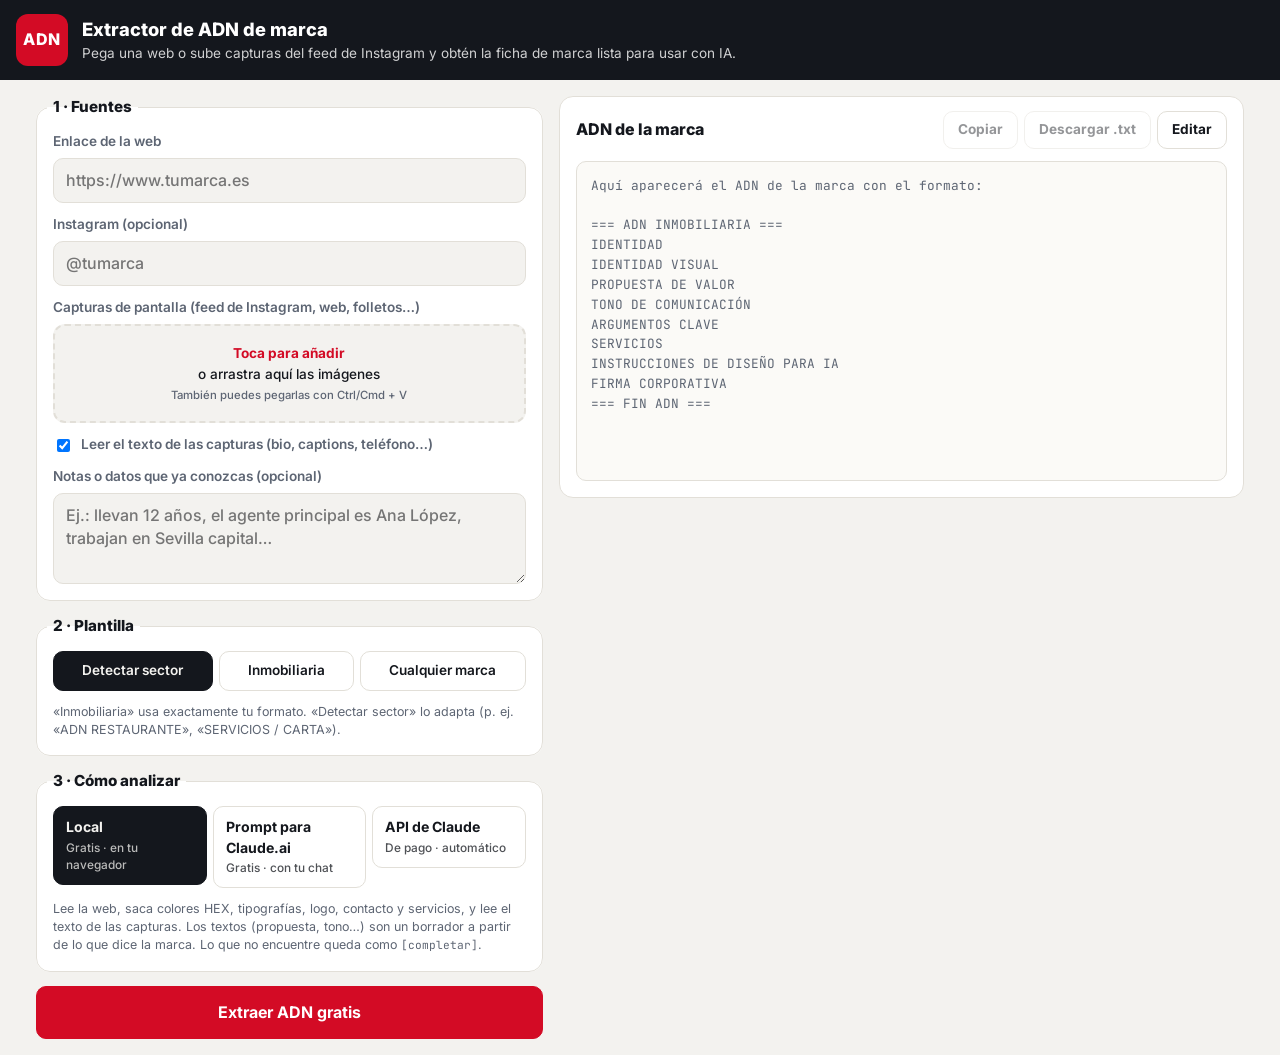
<file: adn/index.html>
<!doctype html>
<html lang="es">
<head>
  <meta charset="utf-8">
  <meta name="viewport" content="width=device-width, initial-scale=1, viewport-fit=cover">
  <title>Extractor de ADN de marca</title>
  <meta name="description" content="Extrae el ADN de una marca a partir de su web o de capturas de su feed de Instagram.">
  <meta name="theme-color" content="#14171D">
  <link rel="preconnect" href="https://fonts.googleapis.com">
  <link rel="preconnect" href="https://fonts.gstatic.com" crossorigin>
  <link href="https://fonts.googleapis.com/css2?family=Inter:wght@400;500;600;700;800&family=JetBrains+Mono:wght@400;600&display=swap" rel="stylesheet">
  <link rel="stylesheet" href="app.css">
</head>
<body>
  <header class="top">
    <div class="top__mark" aria-hidden="true">ADN</div>
    <div>
      <h1>Extractor de ADN de marca</h1>
      <p>Pega una web o sube capturas del feed de Instagram y obtén la ficha de marca lista para usar con IA.</p>
    </div>
  </header>

  <main class="layout">
    <form class="panel" id="form" autocomplete="off" novalidate>
      <fieldset class="card">
        <legend>1 · Fuentes</legend>
        <label class="field">Enlace de la web
          <input type="url" id="url" placeholder="https://www.tumarca.es" inputmode="url">
        </label>
        <label class="field">Instagram (opcional)
          <input type="text" id="ig" placeholder="@tumarca">
        </label>
        <div class="field">
          <span>Capturas de pantalla (feed de Instagram, web, folletos…)</span>
          <label class="drop" id="drop">
            <input type="file" id="files" accept="image/*" multiple>
            <strong>Toca para añadir</strong> o arrastra aquí las imágenes
            <small>También puedes pegarlas con Ctrl/Cmd + V</small>
          </label>
          <div class="thumbs" id="thumbs"></div>
          <label class="check"><input type="checkbox" id="ocr" checked> Leer el texto de las capturas (bio, captions, teléfono…)</label>
        </div>
        <label class="field">Notas o datos que ya conozcas (opcional)
          <textarea id="notes" rows="3" placeholder="Ej.: llevan 12 años, el agente principal es Ana López, trabajan en Sevilla capital…"></textarea>
        </label>
      </fieldset>

      <fieldset class="card">
        <legend>2 · Plantilla</legend>
        <div class="seg" role="radiogroup" aria-label="Plantilla">
          <label><input type="radio" name="tpl" value="auto" checked><span>Detectar sector</span></label>
          <label><input type="radio" name="tpl" value="inmobiliaria"><span>Inmobiliaria</span></label>
          <label><input type="radio" name="tpl" value="generica"><span>Cualquier marca</span></label>
        </div>
        <p class="hint">«Inmobiliaria» usa exactamente tu formato. «Detectar sector» lo adapta (p. ej. «ADN RESTAURANTE», «SERVICIOS / CARTA»).</p>
      </fieldset>

      <fieldset class="card">
        <legend>3 · Cómo analizar</legend>
        <div class="seg seg--modes" role="radiogroup" aria-label="Modo">
          <label><input type="radio" name="mode" value="local" checked><span><b>Local</b><small>Gratis · en tu navegador</small></span></label>
          <label><input type="radio" name="mode" value="prompt"><span><b>Prompt para Claude.ai</b><small>Gratis · con tu chat</small></span></label>
          <label><input type="radio" name="mode" value="api"><span><b>API de Claude</b><small>De pago · automático</small></span></label>
        </div>
        <p class="hint" data-mode="local">Lee la web, saca colores HEX, tipografías, logo, contacto y servicios, y lee el texto de las capturas. Los textos (propuesta, tono…) son un borrador a partir de lo que dice la marca. Lo que no encuentre queda como <code>[completar]</code>.</p>
        <p class="hint" data-mode="prompt" hidden>Hace el análisis local y te prepara un prompt con todo. Pégalo en <a href="https://claude.ai/new" target="_blank" rel="noopener">claude.ai</a>, adjunta las capturas y Claude te devuelve la ficha redactada. Luego puedes pegarla aquí con «Editar».</p>
        <div data-mode="api" hidden class="apibox">
          <label class="field">API key
            <input type="password" id="key" placeholder="sk-ant-…" spellcheck="false">
          </label>
          <label class="check"><input type="checkbox" id="remember" checked> Recordar en este navegador</label>
          <p class="hint">Consume saldo de tu cuenta en <a href="https://platform.claude.com/settings/keys" target="_blank" rel="noopener">platform.claude.com</a>. La clave solo se guarda en tu navegador.</p>
        </div>
      </fieldset>

      <button class="btn btn--primary btn--big" id="go" type="submit">Extraer ADN gratis</button>
      <p class="warn" id="warn" hidden></p>
      <p class="error" id="error" hidden></p>
    </form>

    <section class="result" aria-label="Resultado">
      <div class="card result__card">
        <div class="result__head">
          <h2 id="resultTitle">ADN de la marca</h2>
          <div class="actions">
            <button class="btn" id="copy" type="button" disabled>Copiar</button>
            <button class="btn" id="download" type="button" disabled>Descargar .txt</button>
            <button class="btn" id="edit" type="button">Editar</button>
            <a class="btn" id="openClaude" href="https://claude.ai/new" target="_blank" rel="noopener" hidden>Abrir Claude.ai</a>
          </div>
        </div>
        <div class="status" id="status" hidden>
          <span class="spinner" aria-hidden="true"></span><span id="statusText">Analizando…</span>
        </div>
        <div class="swatches" id="swatches"></div>
        <pre class="output" id="output"><span class="placeholder">Aquí aparecerá el ADN de la marca con el formato:

=== ADN INMOBILIARIA ===
IDENTIDAD
IDENTIDAD VISUAL
PROPUESTA DE VALOR
TONO DE COMUNICACIÓN
ARGUMENTOS CLAVE
SERVICIOS
INSTRUCCIONES DE DISEÑO PARA IA
FIRMA CORPORATIVA
=== FIN ADN ===</span></pre>
        <textarea class="output output--edit" id="editor" hidden></textarea>
      </div>

      <div class="card" id="historyCard" hidden>
        <div class="result__head">
          <h2>Historial</h2>
          <button class="btn btn--ghost" id="clearHistory" type="button">Borrar</button>
        </div>
        <ul class="history" id="history"></ul>
      </div>
    </section>
  </main>

  <script type="module" src="app.js"></script>
</body>
</html>
</file>
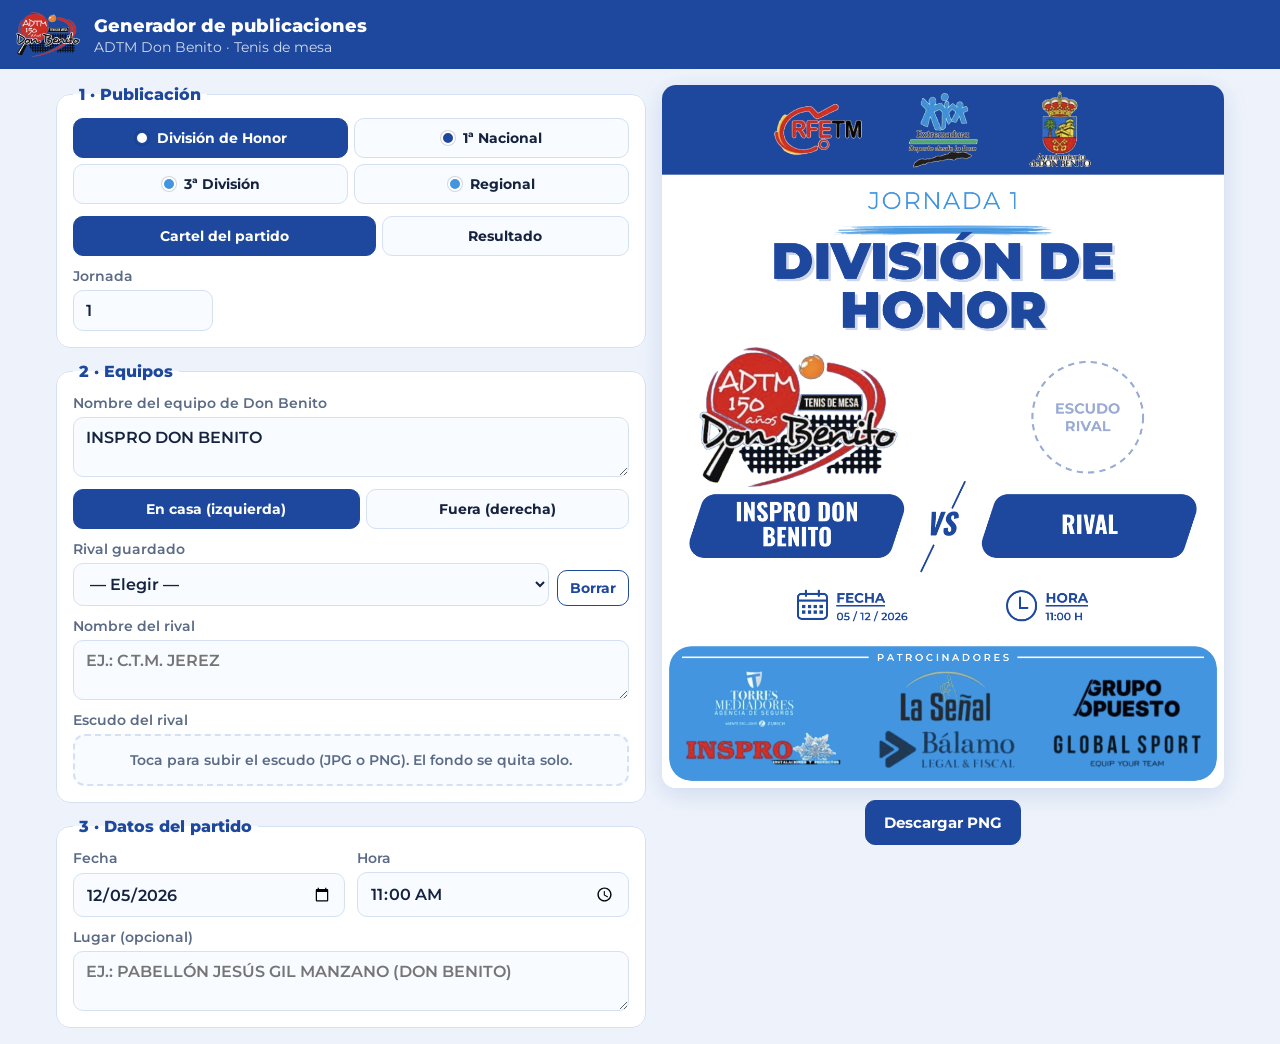
<file: adtm/index.html>
<!doctype html>
<html lang="es">
<head>
  <meta charset="utf-8">
  <meta name="viewport" content="width=device-width, initial-scale=1, viewport-fit=cover">
  <title>ADTM Don Benito · Generador de publicaciones</title>
  <meta name="description" content="Genera los carteles de partido y de resultado de la ADTM Don Benito para redes sociales.">
  <meta name="theme-color" content="#1e489e">
  <meta name="apple-mobile-web-app-capable" content="yes">
  <meta name="apple-mobile-web-app-title" content="ADTM Posts">
  <link rel="apple-touch-icon" href="assets/donbenito.png">
  <link rel="icon" href="assets/donbenito.png">
  <link rel="preconnect" href="https://fonts.googleapis.com">
  <link rel="preconnect" href="https://fonts.gstatic.com" crossorigin>
  <link href="https://fonts.googleapis.com/css2?family=Montserrat:wght@300;400;500;600;700;800;900&family=Oswald:wght@500;600;700&display=swap" rel="stylesheet">
  <link rel="stylesheet" href="app.css">
</head>
<body>
  <header class="top">
    <img src="assets/donbenito.png" alt="" class="top__logo">
    <div>
      <h1>Generador de publicaciones</h1>
      <p>ADTM Don Benito · Tenis de mesa</p>
    </div>
  </header>

  <main class="layout">
    <section class="preview" aria-label="Vista previa">
      <div class="preview__frame">
        <canvas id="canvas" width="1080" height="1350"></canvas>
      </div>
      <p class="hint" id="dragHint" hidden>Arrastra la foto sobre la vista previa para encuadrarla.</p>
      <div class="actions">
        <button class="btn btn--primary" id="downloadBtn" type="button">Descargar PNG</button>
        <button class="btn" id="shareBtn" type="button" hidden>Compartir / Guardar en Fotos</button>
      </div>
    </section>

    <form class="panel" id="form" autocomplete="off" onsubmit="return false">
      <fieldset class="card">
        <legend>1 · Publicación</legend>
        <div class="seg seg--divs" role="radiogroup" aria-label="División">
          <label><input type="radio" name="div" value="dh" checked><span><i style="--c:#ffffff;--b:#1e489e"></i>División de Honor</span></label>
          <label><input type="radio" name="div" value="n1"><span><i style="--c:#1e489e"></i>1ª Nacional</span></label>
          <label><input type="radio" name="div" value="d3"><span><i style="--c:#4395df"></i>3ª División</span></label>
          <label><input type="radio" name="div" value="reg"><span><i style="--c:#4395df"></i>Regional</span></label>
        </div>
        <div class="seg" role="radiogroup" aria-label="Tipo">
          <label><input type="radio" name="type" value="cartel" checked><span>Cartel del partido</span></label>
          <label><input type="radio" name="type" value="resultado"><span>Resultado</span></label>
        </div>
        <label class="field field--short">Jornada
          <input type="number" name="jornada" min="1" max="99" value="1" inputmode="numeric">
        </label>
      </fieldset>

      <fieldset class="card">
        <legend>2 · Equipos</legend>
        <label class="field">Nombre del equipo de Don Benito
          <textarea name="dbName" rows="2"></textarea>
        </label>
        <div class="seg" role="radiogroup" aria-label="Don Benito juega">
          <label><input type="radio" name="side" value="home" checked><span>En casa (izquierda)</span></label>
          <label><input type="radio" name="side" value="away"><span>Fuera (derecha)</span></label>
        </div>

        <div class="rivals">
          <label class="field">Rival guardado
            <select id="rivalSelect"><option value="">— Elegir —</option></select>
          </label>
          <button type="button" class="btn btn--small" id="deleteRival" title="Borrar rival guardado">Borrar</button>
        </div>

        <label class="field">Nombre del rival
          <textarea name="rivalName" rows="2" placeholder="Ej.: C.T.M. JEREZ"></textarea>
        </label>

        <div class="field">Escudo del rival
          <label class="drop" id="shieldDrop">
            <input type="file" id="shieldFile" accept="image/*">
            <span>Toca para subir el escudo (JPG o PNG). El fondo se quita solo.</span>
          </label>
        </div>
        <div class="shield" id="shieldBox" hidden>
          <div class="checker"><img id="shieldPreview" alt="Escudo sin fondo"></div>
          <div class="shield__controls">
            <label class="field">Sensibilidad del borrado <output id="tolOut">60</output>
              <input type="range" name="tolerance" min="5" max="160" value="60">
            </label>
            <label class="check"><input type="checkbox" name="globalKey"> Quitar también ese color dentro del escudo</label>
            <label class="check"><input type="checkbox" name="noRemove"> No quitar el fondo (ya es PNG)</label>
            <label class="field">Tamaño del escudo
              <input type="range" name="shieldScale" min="0.6" max="1.4" step="0.02" value="1">
            </label>
            <div class="row">
              <a class="btn btn--small" id="shieldDownload" download="escudo.png">Descargar PNG</a>
              <button type="button" class="btn btn--small" id="saveRival">Guardar rival</button>
            </div>
          </div>
        </div>
      </fieldset>

      <fieldset class="card only-cartel">
        <legend>3 · Datos del partido</legend>
        <div class="grid2">
          <label class="field">Fecha <input type="date" name="date"></label>
          <label class="field">Hora <input type="time" name="time" value="11:00"></label>
        </div>
        <label class="field">Lugar (opcional)
          <textarea name="place" rows="2" placeholder="Ej.: Pabellón Jesús Gil Manzano (Don Benito)"></textarea>
        </label>
      </fieldset>

      <fieldset class="card only-resultado" hidden>
        <legend>3 · Resultado</legend>
        <div class="grid2">
          <label class="field">Puntos Don Benito <input type="number" name="scoreDB" min="0" max="99" value="4" inputmode="numeric"></label>
          <label class="field">Puntos rival <input type="number" name="scoreRival" min="0" max="99" value="2" inputmode="numeric"></label>
        </div>
        <div class="field">Foto de los equipos
          <label class="drop">
            <input type="file" id="photoFile" accept="image/*">
            <span>Toca para subir la foto del partido</span>
          </label>
        </div>
        <label class="field">Zoom de la foto
          <input type="range" name="photoZoom" min="1" max="3" step="0.01" value="1">
        </label>
        <div class="grid2">
          <label class="field">Mover horizontal <input type="range" name="photoX" min="0" max="1" step="0.005" value="0.5"></label>
          <label class="field">Mover vertical <input type="range" name="photoY" min="0" max="1" step="0.005" value="0.5"></label>
        </div>
      </fieldset>
    </form>
  </main>

  <script src="app.js"></script>
</body>
</html>
</file>
<file: css/styles.css>
/* =========================================================
   SET POINT · Somos tenis de mesa
   Colores de marca tomados de la documentación del proyecto
   ========================================================= */
:root {
  --red: #D30B25;
  --red-deep: #A50820;
  --ink: #14171D;
  --ink-2: #1D2129;
  --ink-3: #2A2F39;
  --paper: #FFFFFF;
  --mist: #E4E7EB;
  --mist-2: #F3F4F6;
  --table: #1B3F73;          /* azul de mesa de competición */
  --table-2: #163463;
  --line: rgba(255,255,255,.9);
  --muted-dark: #8A909B;
  --muted-light: #5C626C;
  --bg: var(--ink);
  --radius: 18px;
  --ease: cubic-bezier(.2,.8,.2,1);
  --font: "Archivo", system-ui, -apple-system, "Segoe UI", sans-serif;
  --mono: "JetBrains Mono", ui-monospace, monospace;
  --nav-h: 72px;
}

*, *::before, *::after { box-sizing: border-box; }
[hidden] { display: none !important; }
html { scroll-behavior: smooth; scroll-padding-top: var(--nav-h); -webkit-text-size-adjust: 100%; }
body {
  margin: 0;
  font-family: var(--font);
  font-size: 17px;
  line-height: 1.6;
  color: var(--ink);
  background: var(--ink);
  overflow-x: hidden;
  -webkit-font-smoothing: antialiased;
}
img, svg, canvas { display: block; max-width: 100%; }
a { color: inherit; }
h1, h2, h3 { margin: 0; line-height: 1.02; letter-spacing: -.02em; }
p { margin: 0; }
button { font: inherit; color: inherit; }
:focus-visible { outline: 3px solid var(--red); outline-offset: 3px; border-radius: 6px; }
::selection { background: var(--red); color: #fff; }

.skip { position: absolute; left: -999px; top: 8px; z-index: 100; background: #fff; color: var(--ink); padding: 8px 14px; border-radius: 8px; }
.skip:focus { left: 8px; }

.container { width: min(1180px, 100% - 32px); margin-inline: auto; }

/* ---------- NAV ---------- */
.nav {
  position: fixed; inset: 0 0 auto 0; z-index: 50;
  height: var(--nav-h);
  display: flex; align-items: center; gap: 24px;
  padding: 0 max(16px, calc((100% - 1180px) / 2));
  color: #fff;
  transition: background .4s var(--ease), backdrop-filter .4s, box-shadow .4s;
}
.nav.is-scrolled {
  background: rgba(20,23,29,.9);
  backdrop-filter: blur(14px) saturate(1.4);
  -webkit-backdrop-filter: blur(14px) saturate(1.4);
  box-shadow: 0 1px 0 rgba(255,255,255,.06);
}
.logo { display: inline-flex; align-items: center; gap: 10px; text-decoration: none; }
.logo__img { width: 40px; height: 39px; border-radius: 50%; transition: transform .6s var(--ease); }
.logo:hover .logo__img { transform: rotate(-20deg); }
.logo__ball {
  width: 22px; height: 22px; border-radius: 50%;
  background: radial-gradient(circle at 32% 30%, #fff 0 18%, #ffd9de 19%, var(--red) 55%, var(--red-deep));
  box-shadow: 0 0 0 0 rgba(211,11,37,.5);
  animation: ballBob 2.4s var(--ease) infinite;
}
@keyframes ballBob { 0%,100% { transform: translateY(0) } 45% { transform: translateY(-5px) } 55% { transform: translateY(-5px) } }
.logo__text { font-weight: 900; font-stretch: 112%; letter-spacing: .02em; font-size: 20px; }
.logo__text b { color: var(--red); font-weight: 900; margin-left: 2px; }

.nav__links { display: flex; gap: 4px; margin-left: auto; }
.nav__links a {
  position: relative; text-decoration: none; font-weight: 600; font-size: 15px;
  padding: 8px 12px; border-radius: 999px; opacity: .8; transition: opacity .2s, background .2s;
}
.nav__links a:hover, .nav__links a.is-active { opacity: 1; background: rgba(255,255,255,.08); }
.nav__links a.is-active::after {
  content: ""; position: absolute; left: 50%; bottom: 2px; width: 5px; height: 5px; border-radius: 50%;
  background: var(--red); transform: translateX(-50%);
}

.scoreboard {
  display: flex; align-items: center; gap: 10px;
  background: #0B0D11; border: 1px solid #2A2F39; border-radius: 10px;
  padding: 5px 10px 5px 12px; font-family: var(--mono);
  box-shadow: inset 0 0 12px rgba(0,0,0,.6);
}
.scoreboard__label { font-size: 10px; letter-spacing: .14em; color: var(--muted-dark); }
.scoreboard__digits { font-size: 18px; font-weight: 700; color: #FF3B52; text-shadow: 0 0 10px rgba(255,59,82,.55); }
.scoreboard__digits i { font-style: normal; opacity: .6; margin: 0 2px; animation: blink 1.2s steps(2) infinite; }
@keyframes blink { 50% { opacity: .15 } }
.scoreboard.bump .scoreboard__digits { animation: bump .5s var(--ease); }
@keyframes bump { 30% { transform: scale(1.25) } }

.nav__burger { display: none; background: none; border: 0; width: 44px; height: 44px; position: relative; cursor: pointer; }
.nav__burger span { position: absolute; left: 11px; right: 11px; height: 2px; background: #fff; transition: transform .3s var(--ease); }
.nav__burger span:first-child { top: 18px; } .nav__burger span:last-child { top: 25px; }
.nav__burger[aria-expanded="true"] span:first-child { transform: translateY(3.5px) rotate(45deg); }
.nav__burger[aria-expanded="true"] span:last-child { transform: translateY(-3.5px) rotate(-45deg); }

.setpoint-toast {
  position: fixed; left: 50%; top: 50%; z-index: 60; pointer-events: none;
  transform: translate(-50%,-50%) scale(.6); opacity: 0;
  font-family: var(--mono); font-weight: 700; font-size: clamp(40px, 9vw, 110px);
  color: #FF3B52; text-shadow: 0 0 30px rgba(255,59,82,.7); white-space: nowrap;
}
.setpoint-toast.show { animation: toast 1.8s var(--ease); }
@keyframes toast { 15% { opacity: 1; transform: translate(-50%,-50%) scale(1.05) } 70% { opacity: 1; transform: translate(-50%,-50%) scale(1) } 100% { opacity: 0; transform: translate(-50%,-50%) scale(1.1) } }

/* ---------- BOTONES ---------- */
.btn {
  display: inline-flex; background: transparent; align-items: center; gap: 10px;
  padding: 15px 26px; border-radius: 999px; border: 2px solid transparent;
  font-weight: 700; font-size: 16px; text-decoration: none; cursor: pointer;
  transition: transform .25s var(--ease), background .25s, color .25s, box-shadow .25s, border-color .25s;
  will-change: transform;
}
.btn--primary { background: var(--red); color: #fff; box-shadow: 0 10px 30px -10px rgba(211,11,37,.8); }
.btn--primary:hover { background: #E8102D; box-shadow: 0 16px 40px -10px rgba(211,11,37,.9); }
.btn--ghost { border-color: currentColor; color: inherit; }
.btn--ghost:hover { background: rgba(127,127,127,.12); }
.btn--sm { padding: 9px 16px; font-size: 14px; }
.btn:disabled { opacity: .35; cursor: default; }
.btn:active { transform: scale(.97); }

/* ---------- HERO ---------- */
.hero {
  position: relative; min-height: 100svh; color: #fff; overflow: hidden;
  display: grid; align-content: center;
  padding: calc(var(--nav-h) + 40px) max(16px, calc((100% - 1180px) / 2)) 120px;
  background:
    radial-gradient(1200px 600px at 75% 70%, rgba(27,63,115,.55), transparent 60%),
    radial-gradient(800px 500px at 10% 0%, rgba(211,11,37,.22), transparent 60%),
    var(--ink);
}
.hero__canvas { position: absolute; inset: 0; width: 100%; height: 100%; }
.hero::after { content: ""; position: absolute; inset: 0; z-index: 1; pointer-events: none; background: linear-gradient(90deg, rgba(20,23,29,.85) 0%, rgba(20,23,29,.55) 38%, transparent 62%); }
@media (max-width: 900px) { .hero::after { background: linear-gradient(180deg, rgba(20,23,29,.2) 0%, rgba(20,23,29,.75) 40%, rgba(20,23,29,.3) 100%); } }
.hero__inner { position: relative; max-width: 780px; z-index: 2; }
.eyebrow { display: inline-flex; align-items: center; gap: 10px; font-weight: 600; font-size: 14px; letter-spacing: .04em; color: #C8CCD3; margin-bottom: 26px; padding: 7px 14px; border: 1px solid rgba(255,255,255,.14); border-radius: 999px; background: rgba(255,255,255,.04); backdrop-filter: blur(6px); }
.dot { width: 8px; height: 8px; border-radius: 50%; background: var(--red); box-shadow: 0 0 0 0 rgba(211,11,37,.7); animation: pulse 1.8s infinite; }
@keyframes pulse { 70% { box-shadow: 0 0 0 10px rgba(211,11,37,0) } 100% { box-shadow: 0 0 0 0 rgba(211,11,37,0) } }
.hero__title { font-size: clamp(44px, 7.2vw, 100px); text-shadow: 0 4px 30px rgba(20,23,29,.6); font-weight: 900; font-stretch: 108%; letter-spacing: -.035em; line-height: .95; }
.hero__title .line { display: block; overflow: hidden; }
.hero__title .line--accent { color: var(--red); }
.js .hero__title .line { opacity: 0; transform: translateY(40px); animation: rise 1s var(--ease) forwards; }
.js .hero__title .line:nth-child(2) { animation-delay: .15s; }
@keyframes rise { to { opacity: 1; transform: none } }
.hero__lead { margin-top: 28px; font-size: clamp(17px, 1.7vw, 21px); color: #C8CCD3; max-width: 600px; }
.hero__lead strong { color: #fff; }
.hero__cta { display: flex; flex-wrap: wrap; gap: 14px; margin-top: 36px; }
.hero__chips { position: absolute; z-index: 2; right: max(16px, calc((100% - 1180px) / 2)); bottom: 48px; display: flex; gap: 10px; list-style: none; margin: 0; padding: 0; }
.hero__chips li { padding: 10px 16px; border-radius: 14px; background: rgba(255,255,255,.06); border: 1px solid rgba(255,255,255,.12); backdrop-filter: blur(8px); font-size: 14px; color: #C8CCD3; }
.hero__chips b { display: block; font-family: var(--mono); font-size: 20px; color: #fff; }
.hero__scroll { position: absolute; left: 50%; bottom: 26px; z-index: 2; width: 26px; height: 42px; border: 2px solid rgba(255,255,255,.4); border-radius: 14px; transform: translateX(-50%); }
.hero__scroll span { position: absolute; left: 50%; top: 8px; width: 6px; height: 6px; margin-left: -3px; border-radius: 50%; background: #fff; animation: scrollDot 1.8s var(--ease) infinite; }
@keyframes scrollDot { 0% { transform: translateY(0); opacity: 0 } 30% { opacity: 1 } 100% { transform: translateY(18px); opacity: 0 } }

/* ---------- MARQUEE ---------- */
.marquee { background: var(--red); color: #fff; overflow: hidden; padding: 18px 0; border-block: 1px solid rgba(0,0,0,.15); }
.marquee__track { display: flex; gap: 28px; width: max-content; animation: marquee 32s linear infinite; font-weight: 900; font-stretch: 120%; font-size: clamp(22px, 3vw, 34px); text-transform: uppercase; letter-spacing: .02em; }
.marquee__track i { font-style: normal; font-size: .5em; align-self: center; opacity: .7; }
@keyframes marquee { to { transform: translateX(-50%) } }

/* ---------- SECCIONES ---------- */
.section { padding: clamp(80px, 11vw, 150px) 0; position: relative; }
.section--light { background: var(--paper); color: var(--ink); }
.section--dark { background: var(--ink); color: #fff; --bg: var(--ink); }
.section--red { background: var(--red); color: #fff; }
.section--table {
  color: #fff; --bg: var(--table);
  background:
    linear-gradient(90deg, transparent calc(50% - 1px), rgba(255,255,255,.18) calc(50% - 1px) calc(50% + 1px), transparent calc(50% + 1px)),
    radial-gradient(900px 500px at 80% 0%, rgba(255,255,255,.08), transparent 60%),
    var(--table);
  box-shadow: inset 0 0 0 10px var(--table), inset 0 0 0 13px rgba(255,255,255,.85);
}
.section__head { max-width: 820px; margin-bottom: clamp(40px, 6vw, 72px); }
.section h2 { font-size: clamp(38px, 6vw, 76px); font-weight: 900; font-stretch: 106%; letter-spacing: -.03em; }
.muted { color: var(--muted-light); }
.section--dark .muted, .section--table .muted { color: var(--muted-dark); }
.section--table .muted { color: rgba(255,255,255,.6); }
.kicker { font-family: var(--mono); font-size: 13px; letter-spacing: .14em; text-transform: uppercase; color: var(--red); margin-bottom: 18px; font-weight: 700; }
.section--table .kicker, .kicker--light { color: #fff; opacity: .85; }
.section__intro { margin-top: 24px; font-size: clamp(17px, 1.6vw, 20px); color: var(--muted-light); max-width: 680px; }
.section--dark .section__intro, .section--table .section__intro { color: #B5BAC3; }
.source { margin-top: 28px; font-size: 13px; color: var(--muted-light); }
.section--dark .source, .section--table .source { color: var(--muted-dark); }
.section--table .source { color: rgba(255,255,255,.7); }

/* reveal on scroll */
.js .reveal { opacity: 0; transform: translateY(30px); transition: opacity .9s var(--ease), transform .9s var(--ease); transition-delay: var(--d, 0s); }
.js .reveal.is-in { opacity: 1; transform: none; }

/* ---------- STATS ---------- */
.stats { display: grid; grid-template-columns: repeat(4, 1fr); gap: 16px; }
.stat { background: var(--mist-2); border-radius: var(--radius); padding: 30px 26px; position: relative; overflow: hidden; }
.stat__num { font-family: var(--mono); font-weight: 700; font-size: clamp(36px, 4.4vw, 56px); letter-spacing: -.04em; line-height: 1; }
.stat__label { margin-top: 14px; color: var(--muted-light); font-size: 15px; }
.stat--accent { background: var(--red); color: #fff; }
.stat--accent .stat__label { color: rgba(255,255,255,.88); }
.stat--accent::after { content: ""; position: absolute; right: -30px; bottom: -30px; width: 120px; height: 120px; border-radius: 50%; background: radial-gradient(circle at 35% 35%, #fff 0 10%, rgba(255,255,255,.25) 11% 40%, transparent 41%); opacity: .5; }

/* ---------- PUV / PILARES ---------- */
.puv { margin: 0; font-size: clamp(26px, 3.6vw, 46px); font-weight: 700; line-height: 1.18; letter-spacing: -.02em; }
.puv em { font-style: normal; color: var(--red); background: linear-gradient(transparent 88%, rgba(211,11,37,.5) 88%); }
.pillars { display: grid; grid-template-columns: repeat(3, 1fr); gap: 18px; }
.pillar {
  position: relative; padding: 34px 30px 36px; border-radius: var(--radius);
  background: linear-gradient(160deg, var(--ink-2), #111318); border: 1px solid #262A33;
  transform-style: preserve-3d; transition: transform .3s var(--ease), border-color .3s;
  overflow: hidden;
}
.pillar::before { content: ""; position: absolute; inset: 0; background: radial-gradient(400px 200px at var(--mx, 50%) var(--my, 0%), rgba(211,11,37,.25), transparent 60%); opacity: 0; transition: opacity .3s; }
.pillar:hover::before { opacity: 1; }
.pillar:hover { border-color: rgba(211,11,37,.6); }
.pillar__n { position: absolute; right: 22px; top: 6px; font-family: var(--mono); font-size: 90px; font-weight: 700; color: rgba(255,255,255,.05); }
.pillar__icon { width: 52px; height: 52px; color: var(--red); margin-bottom: 26px; position: relative; }
.pillar h3 { font-size: 26px; font-weight: 800; margin-bottom: 12px; position: relative; }
.pillar p { color: #B5BAC3; position: relative; }

/* ---------- SEGMENTOS ---------- */
.segments { display: grid; grid-template-columns: 320px 1fr; gap: 20px; }
.segments__tabs { display: flex; flex-direction: column; gap: 8px; }
.segtab {
  display: flex; align-items: center; gap: 16px; text-align: left; cursor: pointer;
  padding: 18px 22px; border-radius: 14px; border: 1px solid var(--mist); background: #fff;
  font-weight: 700; font-size: 18px; transition: background .25s, color .25s, border-color .25s, transform .25s var(--ease);
}
.segtab span { font-family: var(--mono); font-size: 13px; color: var(--red); transition: color .25s; }
.segtab:hover { transform: translateX(4px); border-color: var(--ink); }
.segtab[aria-selected="true"] { background: var(--ink); color: #fff; border-color: var(--ink); }
.segtab[aria-selected="true"] span { color: #FF3B52; }
.segments__panels { position: relative; background: var(--mist-2); border-radius: var(--radius); padding: clamp(28px, 4vw, 48px); min-height: 330px; overflow: hidden; }
.segments__panels::after { content: ""; position: absolute; right: -60px; bottom: -60px; width: 240px; height: 240px; border-radius: 50%; border: 40px solid rgba(211,11,37,.07); }
.segpanel h3 { font-size: clamp(28px, 3.4vw, 42px); font-weight: 900; margin: 18px 0 16px; }
.segpanel__who { font-size: 18px; max-width: 620px; }
.segpanel__need { margin-top: 18px; padding: 18px 20px; border-left: 4px solid var(--red); background: #fff; border-radius: 0 12px 12px 0; max-width: 620px; position: relative; z-index: 1; }
.segpanel.is-active { animation: panelIn .5s var(--ease); }
@keyframes panelIn { from { opacity: 0; transform: translateY(12px) } }
.segpanel__level { display: flex; gap: 6px; }
.segpanel__level i { width: 34px; height: 8px; border-radius: 4px; background: var(--mist); }
.segpanel__level i.on { background: var(--red); }

.traits { display: grid; grid-template-columns: repeat(3, 1fr); gap: 18px; margin-top: 18px; }
.trait { border: 1px solid var(--mist); border-radius: var(--radius); padding: 28px; }
.trait h3 { font-size: 20px; font-weight: 800; margin-bottom: 14px; }
.trait p { color: var(--muted-light); }
.trait--pain { background: var(--ink); color: #fff; border-color: var(--ink); }
.trait--pain p { color: #B5BAC3; } .trait--pain b { color: #FF3B52; }
.tags { list-style: none; padding: 0; margin: 0; display: flex; flex-wrap: wrap; gap: 8px; }
.tags li { padding: 6px 12px; border-radius: 999px; background: var(--mist-2); font-size: 14px; font-weight: 600; }

/* ---------- ASESOR ---------- */
.advisor { background: rgba(10,22,44,.55); border: 1px solid rgba(255,255,255,.18); border-radius: 24px; padding: clamp(24px, 4vw, 48px); backdrop-filter: blur(10px); position: relative; overflow: hidden; }
.advisor__progress { height: 4px; background: rgba(255,255,255,.14); border-radius: 2px; margin-bottom: 30px; overflow: hidden; }
.advisor__progress span { display: block; height: 100%; width: 0; background: #fff; transition: width .5s var(--ease); }
.advisor__form { margin: 0; }
.advisor__step { border: 0; padding: 0; margin: 0; display: none; }
.advisor__step.is-active { display: block; animation: panelIn .5s var(--ease); }
.advisor__step legend { font-size: clamp(26px, 3.2vw, 38px); font-weight: 900; margin-bottom: 26px; padding: 0; letter-spacing: -.02em; }
.advisor__q { display: block; font-family: var(--mono); font-size: 13px; letter-spacing: .14em; opacity: .7; font-weight: 500; margin-bottom: 8px; }
.choices { display: grid; grid-template-columns: repeat(2, 1fr); gap: 12px; }
.choice { position: relative; cursor: pointer; }
.choice input { position: absolute; opacity: 0; pointer-events: none; }
.choice span { display: block; height: 100%; padding: 20px 22px 20px 58px; border-radius: 16px; background: rgba(255,255,255,.06); border: 1.5px solid rgba(255,255,255,.18); transition: background .25s, border-color .25s, transform .25s var(--ease); position: relative; }
.choice span::before { content: ""; position: absolute; left: 20px; top: 22px; width: 22px; height: 22px; border-radius: 50%; border: 2px solid rgba(255,255,255,.5); transition: all .25s var(--ease); }
.choice b { display: block; font-size: 18px; }
.choice small { display: block; color: rgba(255,255,255,.7); font-size: 14px; margin-top: 2px; }
.choice:hover span { background: rgba(255,255,255,.12); transform: translateY(-2px); }
.choice input:focus-visible + span { outline: 3px solid #fff; outline-offset: 3px; }
.choice input:checked + span { background: #fff; color: var(--ink); border-color: #fff; }
.choice input:checked + span small { color: var(--muted-light); }
.choice input:checked + span::before { border-color: var(--red); background: radial-gradient(circle at 35% 35%, #fff 0 15%, var(--red) 40%); }
.advisor__nav { display: flex; justify-content: space-between; margin-top: 26px; }
.advisor__result { animation: panelIn .6s var(--ease); outline: none; }
.result__head { display: flex; align-items: center; gap: 18px; margin-bottom: 26px; }
.result__badge { flex: none; width: 64px; height: 64px; border-radius: 50%; background: radial-gradient(circle at 32% 30%, #fff 0 14%, #ffd9de 15%, var(--red) 55%, var(--red-deep)); animation: ballBob 1.6s var(--ease) infinite; }
.result__head h3 { font-size: clamp(26px, 3vw, 36px); font-weight: 900; }
.result__head p { color: rgba(255,255,255,.75); }
.result__grid { display: grid; grid-template-columns: repeat(3, 1fr); gap: 12px; }
.result__item { background: rgba(255,255,255,.08); border: 1px solid rgba(255,255,255,.16); border-radius: 16px; padding: 20px; }
.result__item small { font-family: var(--mono); letter-spacing: .12em; text-transform: uppercase; font-size: 11px; opacity: .7; }
.result__item b { display: block; font-size: 19px; margin: 6px 0 6px; }
.result__item p { font-size: 15px; color: rgba(255,255,255,.78); }
.meter { margin-top: 12px; height: 6px; border-radius: 3px; background: rgba(255,255,255,.15); overflow: hidden; }
.meter span { display: block; height: 100%; background: #fff; width: 0; transition: width 1s var(--ease) .2s; }
.result__tip { margin-top: 18px; padding: 18px 20px; background: var(--red); border-radius: 14px; font-weight: 600; }

/* ---------- TIENDA ---------- */
.services { list-style: none; padding: 0; margin: 18px 0 0; display: grid; grid-template-columns: repeat(4, 1fr); gap: 18px; }
.services li { display: flex; gap: 14px; padding: 22px; border: 1px solid var(--mist); border-radius: var(--radius); font-size: 15px; color: var(--muted-light); }
.services li > span { flex: none; display: grid; place-items: center; width: 40px; height: 40px; border-radius: 12px; background: var(--red); color: #fff; font-weight: 900; font-size: 18px; }
.services b { display: block; color: var(--ink); font-size: 16px; margin-bottom: 2px; }

/* ---------- COMUNIDAD / EVENTOS ---------- */
.events { display: grid; grid-template-columns: repeat(4, 1fr); gap: 18px; }
.event { padding: 28px 26px; border-radius: var(--radius); background: var(--ink-2); border: 1px solid #262A33; transition: transform .3s var(--ease), border-color .3s; }
.event:hover { transform: translateY(-6px); border-color: #3A404C; }
.event__tag { font-family: var(--mono); font-size: 11px; letter-spacing: .12em; text-transform: uppercase; color: var(--muted-dark); margin-bottom: 40px; }
.event h3 { font-size: 23px; font-weight: 800; margin-bottom: 10px; }
.event p { color: #B5BAC3; font-size: 15px; }
.event--star { background: var(--red); border-color: var(--red); }
.event--star .event__tag { color: rgba(255,255,255,.8); }
.event--star p { color: rgba(255,255,255,.9); }

/* ---------- JUEGO ---------- */
.game { margin-top: clamp(60px, 8vw, 100px); display: grid; grid-template-columns: 1fr minmax(260px, 420px); gap: clamp(24px, 5vw, 60px); align-items: center; }
.game__head h3 { font-size: clamp(30px, 4vw, 52px); font-weight: 900; margin-bottom: 14px; }
.game__help { color: #B5BAC3; }
kbd { font-family: var(--mono); font-size: 13px; padding: 2px 7px; border-radius: 6px; border: 1px solid #3A404C; border-bottom-width: 3px; background: var(--ink-2); }
.game__score { display: flex; gap: 14px; margin-top: 30px; }
.game__score > div { min-width: 120px; padding: 14px 18px; border-radius: 14px; background: #0B0D11; border: 1px solid #262A33; font-family: var(--mono); }
.game__score small { display: block; font-size: 11px; letter-spacing: .14em; color: var(--muted-dark); }
.game__score span { display: block; font-size: 46px; font-weight: 700; line-height: 1.1; color: #FF3B52; text-shadow: 0 0 14px rgba(255,59,82,.55); }
.game__stage { position: relative; border-radius: 20px; overflow: hidden; box-shadow: 0 40px 80px -30px rgba(0,0,0,.8), 0 0 0 1px #262A33; aspect-ratio: 2 / 3; background: var(--table); touch-action: none; }
.game__stage canvas { width: 100%; height: 100%; cursor: none; }
.game__overlay { position: absolute; inset: 0; display: grid; place-content: center; justify-items: center; gap: 18px; text-align: center; background: rgba(20,23,29,.55); backdrop-filter: blur(3px); transition: opacity .3s; padding: 20px; }
.game__overlay p { font-size: 24px; font-weight: 800; color: #fff; }
.game__overlay.is-hidden { opacity: 0; pointer-events: none; }

/* ---------- EMBUDO ---------- */
.funnel { display: grid; grid-template-columns: minmax(260px, 420px) 1fr; gap: clamp(24px, 4vw, 48px); align-items: start; }
.funnel__steps { list-style: none; margin: 0; padding: 0; display: flex; flex-direction: column; align-items: center; gap: 8px; }
.funnel__steps li { width: 100%; display: flex; justify-content: center; }
.funnel__steps button {
  width: var(--w); padding: 18px 20px; border: 0; cursor: pointer;
  background: var(--mist-2); color: var(--ink); font-weight: 800; font-size: 17px;
  clip-path: polygon(0 0, 100% 0, 96% 100%, 4% 100%);
  display: flex; align-items: center; justify-content: center; gap: 10px;
  transition: background .25s, color .25s, transform .25s var(--ease);
}
.funnel__steps button span { font-family: var(--mono); font-size: 13px; color: var(--red); }
.funnel__steps button:hover { background: var(--mist); }
.funnel__steps button[aria-selected="true"] { background: var(--red); color: #fff; transform: scale(1.03); }
.funnel__steps button[aria-selected="true"] span { color: #fff; }
.funnel__panel { background: var(--ink); color: #fff; border-radius: var(--radius); padding: clamp(26px, 4vw, 42px); min-height: 100%; }
.funnel__panel h3 { font-size: clamp(26px, 3vw, 36px); font-weight: 900; margin-bottom: 14px; }
.funnel__panel p { color: #B5BAC3; }
.funnel__panel .tags { margin-top: 22px; }
.funnel__panel .tags li { background: rgba(255,255,255,.1); color: #fff; }
.funnel__panel > * { animation: panelIn .45s var(--ease) both; }
.channels { display: grid; grid-template-columns: repeat(5, 1fr); gap: 14px; margin-top: 18px; }
.channel { padding: 22px; border: 1px solid var(--mist); border-radius: var(--radius); }
.channel h3 { font-size: 17px; font-weight: 800; margin-bottom: 8px; }
.channel p { font-size: 14px; color: var(--muted-light); }

/* ---------- MAPA ---------- */
.map { display: grid; grid-template-columns: 1.3fr 1fr; gap: clamp(24px, 4vw, 48px); align-items: center; }
.map__svg { width: 100%; height: auto; color: #fff; overflow: visible; }
.map__land { stroke: rgba(255,255,255,.25); stroke-width: 1.5; stroke-linejoin: round; }
.map__zone ellipse { fill: rgba(211,11,37,.16); stroke: var(--red); stroke-dasharray: 5 6; stroke-width: 1.5; animation: dash 20s linear infinite; }
@keyframes dash { to { stroke-dashoffset: -220 } }
.map__zone text { fill: #FF8090; font-size: 13px; font-family: var(--mono); letter-spacing: .06em; }
.map__pin circle { fill: #C8CCD3; transition: r .25s var(--ease), fill .25s; }
.map__pin text { fill: #C8CCD3; font-size: 13px; font-weight: 600; font-family: var(--font); transition: fill .25s; }
.map__pin.is-hot circle { fill: #fff; r: 10; }
.map__pin.is-hot text { fill: #fff; }
.map__pin--home circle { fill: var(--red); }
.map__pin--home circle.pulse { fill: rgba(211,11,37,.35); animation: pinPulse 2s var(--ease) infinite; transform-origin: center; transform-box: fill-box; }
@keyframes pinPulse { 0% { transform: scale(.6); opacity: 1 } 100% { transform: scale(2.4); opacity: 0 } }
.map__pin--home text { fill: #fff; font-weight: 900; font-size: 15px; letter-spacing: .08em; }
.map__list { list-style: none; margin: 0; padding: 0; display: grid; gap: 10px; }
.map__list li { padding: 18px 20px; border-radius: 14px; border: 1px solid #262A33; background: var(--ink-2); cursor: default; transition: border-color .25s, transform .25s var(--ease); }
.map__list li.is-hot, .map__list li:hover { border-color: rgba(255,255,255,.4); transform: translateX(4px); }
.map__list b { font-size: 17px; }
.map__list span { display: block; font-family: var(--mono); font-size: 12px; color: var(--muted-dark); margin: 2px 0 6px; }
.map__list p { font-size: 14px; color: #B5BAC3; }

/* ---------- EMBAJADORES ---------- */
.ambassadors { display: grid; grid-template-columns: 1fr 1.2fr; gap: clamp(24px, 5vw, 70px); align-items: end; }
.ambassadors h2 { font-size: clamp(44px, 7vw, 92px); }
.ambassadors__text { font-size: clamp(18px, 1.8vw, 22px); line-height: 1.55; }
.section--red { overflow: hidden; }
.section--red::before { content: ""; position: absolute; right: -8%; top: -30%; width: 46vw; height: 46vw; border-radius: 50%; background: radial-gradient(circle at 35% 35%, rgba(255,255,255,.22), rgba(255,255,255,.04) 60%, transparent 61%); pointer-events: none; }

/* ---------- DAFO ---------- */
.dafo { display: grid; grid-template-columns: repeat(2, 1fr); gap: 16px; perspective: 1400px; }
.flip { position: relative; min-height: 290px; border: 0; padding: 0; background: none; cursor: pointer; text-align: left; transform-style: preserve-3d; transition: transform .8s var(--ease), opacity .9s var(--ease); }
.flip[aria-pressed="true"] { transform: rotateY(180deg); }
.js .flip.reveal.is-in[aria-pressed="true"] { transform: rotateY(180deg); }
.flip__front, .flip__back { position: absolute; inset: 0; border-radius: var(--radius); backface-visibility: hidden; -webkit-backface-visibility: hidden; padding: 30px; }
.flip__front { display: flex; flex-direction: column; justify-content: space-between; font-size: clamp(24px, 2.6vw, 32px); font-weight: 900; color: #fff; }
.flip__front b { font-family: var(--mono); font-size: clamp(70px, 9vw, 120px); line-height: .9; opacity: .9; }
.flip__front::after { content: "Toca para ver ↻"; position: absolute; right: 26px; bottom: 30px; font-size: 13px; font-weight: 600; opacity: .7; font-family: var(--mono); }
.flip__front--f { background: var(--ink); }
.flip__front--d { background: #4A505B; }
.flip__front--o { background: var(--red); }
.flip__front--a { background: var(--table); }
.flip__back { transform: rotateY(180deg); background: var(--mist-2); border: 1px solid var(--mist); display: flex; align-items: center; }
.flip__back ul { margin: 0; padding: 0; list-style: none; display: grid; gap: 8px; font-size: 16px; font-weight: 600; }
.flip__back li { padding-left: 22px; position: relative; }
.flip__back li::before { content: ""; position: absolute; left: 0; top: .5em; width: 10px; height: 10px; border-radius: 50%; background: var(--red); }

.ods { display: grid; grid-template-columns: repeat(2, 1fr); gap: 16px; margin-top: 16px; }
.ods__card { display: flex; gap: 22px; align-items: flex-start; padding: 28px; border-radius: var(--radius); color: #fff; }
.ods__card--3 { background: #4C9F38; }   /* color oficial ODS 3 */
.ods__card--12 { background: #BF8B2E; }  /* color oficial ODS 12 */
.ods__num { font-family: var(--mono); font-weight: 700; font-size: 64px; line-height: .9; flex: none; }
.ods__card h3 { font-size: 22px; font-weight: 800; margin-bottom: 8px; }
.ods__card p { color: rgba(255,255,255,.92); font-size: 15px; }

/* ---------- FINAL / FOOTER ---------- */
.final { text-align: center; overflow: hidden; }
.final__inner { display: grid; justify-items: center; }
.final__title { font-size: clamp(64px, 13vw, 180px) !important; color: var(--red); line-height: .9; }
.final .section__intro { margin-inline: auto; }
.final .hero__cta { justify-content: center; }
.footer { background: #0B0D11; color: #C8CCD3; padding: 40px 0; border-top: 1px solid #1D2129; }
.footer__inner { display: flex; flex-wrap: wrap; align-items: center; justify-content: space-between; gap: 16px; }
.footer .logo { color: #fff; }
.footer__ig { display: inline-flex; align-items: center; gap: 8px; text-decoration: none; font-weight: 600; color: #fff; padding: 8px 14px; border-radius: 999px; border: 1px solid #2A2F39; transition: border-color .2s, color .2s; }
.footer__ig:hover { border-color: var(--red); color: #FF3B52; }
.footer__ig svg { width: 20px; height: 20px; }
.footer__small { font-family: var(--mono); font-size: 12px; color: var(--muted-dark); }

/* ---------- CARRITO (botón) ---------- */
.cartbtn { position: relative; display: grid; place-items: center; width: 44px; height: 44px; border-radius: 12px; border: 1px solid #2A2F39; background: #0B0D11; color: #fff; cursor: pointer; transition: border-color .2s, transform .3s var(--ease); }
.cartbtn:hover { border-color: var(--red); }
.cartbtn svg { width: 22px; height: 22px; }
.cartbtn__count { position: absolute; top: -6px; right: -6px; min-width: 20px; height: 20px; padding: 0 5px; border-radius: 10px; background: var(--red); color: #fff; font: 700 11px/20px var(--mono); text-align: center; transform: scale(0); transition: transform .3s var(--ease); }
.cartbtn.has-items .cartbtn__count { transform: scale(1); }
.cartbtn.bump { animation: cartBump .5s var(--ease); }
@keyframes cartBump { 30% { transform: scale(1.18) rotate(-6deg) } 60% { transform: scale(.95) rotate(3deg) } }
.flyball { position: fixed; z-index: 90; width: 16px; height: 16px; margin: -8px 0 0 -8px; border-radius: 50%; pointer-events: none; background: radial-gradient(circle at 32% 30%, #fff 0 25%, #FBE9D7 45%, #E6B88A); box-shadow: 0 4px 10px rgba(0,0,0,.35); }

/* ---------- TIENDA ---------- */
.shop__filters { display: flex; flex-wrap: wrap; gap: 8px; margin-bottom: 18px; }
.chip { display: inline-flex; align-items: center; gap: 8px; padding: 10px 18px; border-radius: 999px; border: 1.5px solid var(--mist); background: #fff; font-weight: 700; cursor: pointer; transition: background .25s, color .25s, border-color .25s, transform .2s var(--ease); }
.chip span { font: 700 11px var(--mono); color: var(--muted-light); background: var(--mist-2); border-radius: 999px; padding: 2px 7px; transition: inherit; }
.chip:hover { border-color: var(--ink); transform: translateY(-2px); }
.chip[aria-pressed="true"] { background: var(--ink); color: #fff; border-color: var(--ink); }
.chip[aria-pressed="true"] span { background: var(--red); color: #fff; }
.shop__banner { position: relative; border-radius: var(--radius); overflow: hidden; min-height: 260px; display: flex; align-items: flex-end; color: #fff; background: var(--ink); }
.shop__banner img { position: absolute; inset: 0; width: 100%; height: 100%; object-fit: cover; transition: opacity .5s var(--ease), transform 6s linear; }
.shop__banner:hover img { transform: scale(1.04); }
.shop__banner::after { content: ""; position: absolute; inset: 0; background: linear-gradient(90deg, rgba(20,23,29,.88) 0%, rgba(20,23,29,.55) 45%, rgba(20,23,29,.1) 100%); }
.shop__bannertext { position: relative; z-index: 1; padding: clamp(24px, 4vw, 44px); max-width: 620px; }
.shop__bannertext h3 { font-size: clamp(26px, 3.4vw, 42px); font-weight: 900; margin-bottom: 10px; }
.shop__bannertext p { color: #D5D8DE; }
.shop__banner.is-swapping img, .shop__banner.is-swapping .shop__bannertext { opacity: 0; }
.shop__bannertext { transition: opacity .35s var(--ease); }
.shop__grid { display: grid; grid-template-columns: repeat(3, 1fr); gap: 18px; margin-top: 18px; }
.item { position: relative; display: flex; flex-direction: column; border-radius: var(--radius); background: #fff; border: 1px solid var(--mist); overflow: hidden; transition: transform .35s var(--ease), box-shadow .35s; animation: itemIn .5s var(--ease) both; animation-delay: var(--i, 0s); }
@keyframes itemIn { from { opacity: 0; transform: translateY(18px) scale(.98) } }
.item:hover { transform: translateY(-6px); box-shadow: 0 30px 50px -30px rgba(20,23,29,.45); }
.item__media { position: relative; aspect-ratio: 4 / 3; background: #fff; overflow: hidden; }
.item__media img { width: 100%; height: 100%; object-fit: contain; transition: transform .6s var(--ease); }
.item--photo .item__media img { object-fit: cover; }
.item:hover .item__media img { transform: scale(1.06) rotate(-1.5deg); }
.item__tag { position: absolute; left: 12px; top: 12px; padding: 4px 10px; border-radius: 999px; background: var(--ink); color: #fff; font: 700 11px var(--mono); letter-spacing: .08em; text-transform: uppercase; }
.item__tag--hot { background: var(--red); }
.item__body { border-top: 1px solid var(--mist); display: flex; flex-direction: column; gap: 8px; padding: 20px 20px 22px; flex: 1; }
.item__body h3 { font-size: 19px; font-weight: 800; line-height: 1.2; }
.item__desc { color: var(--muted-light); font-size: 15px; }
.item__specs { display: flex; flex-wrap: wrap; gap: 6px; margin-top: 2px; }
.item__specs span { font-size: 12px; font-weight: 600; padding: 3px 9px; border-radius: 999px; background: var(--mist-2); border: 1px solid var(--mist); }
.item__foot { display: flex; align-items: center; justify-content: space-between; gap: 12px; margin-top: auto; padding-top: 12px; }
.item__price { font: 700 22px var(--mono); letter-spacing: -.03em; }
.addbtn { display: inline-flex; align-items: center; gap: 8px; padding: 10px 16px; border-radius: 999px; border: 0; background: var(--red); color: #fff; font-weight: 700; font-size: 14px; cursor: pointer; transition: background .2s, transform .2s var(--ease); }
.addbtn:hover { background: #E8102D; }
.addbtn:active { transform: scale(.94); }
.addbtn.is-added { background: var(--ink); }
.perks { list-style: none; margin: 18px 0 0; padding: 0; display: grid; grid-template-columns: repeat(3, 1fr); gap: 12px; }
.perks li { padding: 16px 20px; border-radius: 14px; background: var(--ink); color: #B5BAC3; font-size: 15px; }
.perks b { color: #fff; display: block; }

/* ---------- PROMO ---------- */
.promo { position: relative; min-height: min(80vh, 680px); display: flex; align-items: center; color: #fff; overflow: hidden; background: var(--ink); }
.promo__img { position: absolute; inset: 0; width: 100%; height: 120%; object-fit: cover; object-position: 60% 30%; will-change: transform; }
.promo::after { content: ""; position: absolute; inset: 0; background: linear-gradient(90deg, rgba(20,23,29,.9) 0%, rgba(20,23,29,.6) 40%, rgba(20,23,29,0) 75%); }
.promo__inner { position: relative; z-index: 1; padding: 80px 0; }
.promo h2 { font-size: clamp(36px, 5.4vw, 70px); font-weight: 900; max-width: 640px; margin-bottom: 18px; }
.promo p:not(.kicker) { max-width: 460px; font-size: 19px; color: #D5D8DE; margin-bottom: 30px; }

/* ---------- BLOG ---------- */
.posts { display: grid; grid-template-columns: repeat(2, 1fr); gap: 18px; }
.post__open { display: flex; flex-direction: column; gap: 10px; width: 100%; height: 100%; text-align: left; padding: 0 0 26px; border: 1px solid var(--mist); border-radius: var(--radius); background: #fff; cursor: pointer; overflow: hidden; transition: transform .35s var(--ease), box-shadow .35s; }
.post__open:hover { transform: translateY(-6px); box-shadow: 0 30px 50px -30px rgba(20,23,29,.45); }
.post__media { display: block; aspect-ratio: 16 / 9; overflow: hidden; margin-bottom: 10px; }
.post__media img { width: 100%; height: 100%; object-fit: cover; transition: transform .8s var(--ease); }
.post__open:hover .post__media img { transform: scale(1.05); }
.post__meta, .post__title, .post__excerpt, .post__more { padding: 0 26px; }
.post__meta { font: 500 12px var(--mono); color: var(--muted-light); letter-spacing: .04em; }
.post__cat { color: var(--red); font-weight: 700; text-transform: uppercase; }
.post__title { font-size: clamp(22px, 2.4vw, 28px); font-weight: 900; line-height: 1.15; letter-spacing: -.02em; }
.post__excerpt { color: var(--muted-light); }
.post__more { font-weight: 700; color: var(--red); margin-top: 6px; }
.post__more span { display: inline-block; transition: transform .25s var(--ease); }
.post__open:hover .post__more span { transform: translateX(6px); }

.article { width: min(760px, 100% - 24px); max-height: calc(100dvh - 40px); padding: 0; border: 0; border-radius: 22px; background: #fff; color: var(--ink); box-shadow: 0 40px 100px -20px rgba(0,0,0,.6); overflow: auto; }
.article::backdrop { background: rgba(11,13,17,.75); backdrop-filter: blur(6px); }
.article[open] { animation: dialogIn .45s var(--ease); }
@keyframes dialogIn { from { opacity: 0; transform: translateY(30px) scale(.98) } }
.article__close { position: sticky; top: 12px; float: right; margin: 12px 12px -56px 0; z-index: 2; width: 44px; height: 44px; border-radius: 50%; border: 0; background: rgba(20,23,29,.8); color: #fff; font-size: 18px; cursor: pointer; }
.article__body { padding: 0 0 40px; }
.article__body > *:not(.article__cover) { margin-left: clamp(20px, 5vw, 48px); margin-right: clamp(20px, 5vw, 48px); }
.article__cover { width: 100%; aspect-ratio: 16 / 9; object-fit: cover; margin-bottom: 28px; }
.article__meta { font: 500 12px var(--mono); color: var(--muted-light); letter-spacing: .04em; margin-bottom: 12px; }
.article__body h2 { font-size: clamp(28px, 4vw, 40px); font-weight: 900; margin-bottom: 20px; }
.article__body h3 { font-size: 21px; font-weight: 800; margin: 30px 0 10px; }
.article__body p { margin-bottom: 14px; }
.article__body ul { padding-left: 20px; margin-top: 0; }
.article__body li { margin-bottom: 8px; }
.article__body li::marker { color: var(--red); }
.article__body img:not(.article__cover) { width: calc(100% - 2 * clamp(20px, 5vw, 48px)); border-radius: 14px; margin-top: 18px; margin-bottom: 8px; max-height: 420px; object-fit: cover; }
.article__product { border: 0; padding: 0; background: none; color: var(--red); font-weight: 700; text-decoration: underline; text-underline-offset: 3px; cursor: pointer; }
.article__product::after { content: " +🛒"; text-decoration: none; display: inline-block; margin-left: 2px; font-size: .85em; }
.article__tags { font: 500 12px var(--mono); color: var(--muted-light); margin-top: 26px !important; padding-top: 18px; border-top: 1px solid var(--mist); }

/* ---------- CONTACTO ---------- */
.contact { display: grid; grid-template-columns: 1.1fr 1fr; align-items: start; gap: 18px; margin-top: clamp(40px, 6vw, 70px); text-align: left; }
.contact__card { padding: clamp(24px, 4vw, 40px); border-radius: var(--radius); background: var(--ink-2); border: 1px solid #262A33; }
.contact__card h3 { font-size: 26px; font-weight: 900; margin-bottom: 20px; }
.contact__list { margin: 0; display: grid; gap: 16px; }
.contact__list div { display: grid; grid-template-columns: 110px 1fr; gap: 12px; padding-bottom: 16px; border-bottom: 1px solid #262A33; }
.contact__list div:last-child { border-bottom: 0; padding-bottom: 0; }
.contact__list dt { font: 700 11px var(--mono); letter-spacing: .12em; text-transform: uppercase; color: var(--muted-dark); padding-top: 4px; }
.contact__list dd { margin: 0; font-weight: 600; }
.contact__list a { text-decoration: none; background: linear-gradient(var(--red), var(--red)) 0 100% / 0 2px no-repeat; transition: background-size .3s var(--ease); }
.contact__list a:hover { background-size: 100% 2px; }
.contact__card--news { background: var(--red); border-color: var(--red); }
.contact__card--news p { color: rgba(255,255,255,.9); }
.news { display: flex; gap: 8px; margin-top: 22px; flex-wrap: wrap; }
.news input { flex: 1 1 200px; min-width: 0; padding: 14px 18px; border-radius: 999px; border: 2px solid transparent; font: inherit; color: var(--ink); background: #fff; }
.news input:focus { outline: none; border-color: var(--ink); }
.news .btn--primary { background: var(--ink); box-shadow: none; }
.news .btn--primary:hover { background: #000; }
.news__msg { margin-top: 14px; font-weight: 600; min-height: 1.6em; }
.sr-only { position: absolute; width: 1px; height: 1px; padding: 0; margin: -1px; overflow: hidden; clip: rect(0 0 0 0); white-space: nowrap; border: 0; }

/* ---------- CARRITO (panel) ---------- */
.cart__backdrop { position: fixed; inset: 0; z-index: 70; background: rgba(11,13,17,.6); backdrop-filter: blur(4px); animation: fadeIn .3s; }
@keyframes fadeIn { from { opacity: 0 } }
.cart { position: fixed; z-index: 80; top: 0; right: 0; bottom: 0; width: min(420px, 100%); display: flex; flex-direction: column; background: #fff; color: var(--ink); box-shadow: -30px 0 80px -20px rgba(0,0,0,.5); transform: translateX(105%); transition: transform .45s var(--ease); visibility: hidden; }
.cart.is-open { transform: none; visibility: visible; }
.cart__head { display: flex; align-items: center; justify-content: space-between; padding: 22px 24px; border-bottom: 1px solid var(--mist); }
.cart__head h2 { font-size: 24px; font-weight: 900; }
.cart__close { width: 40px; height: 40px; border-radius: 50%; border: 1px solid var(--mist); background: #fff; cursor: pointer; font-size: 16px; }
.cart__close:hover { border-color: var(--ink); }
.cart__ship { padding: 16px 24px; background: var(--mist-2); font-size: 14px; font-weight: 600; }
.cart__shipbar { margin-top: 10px; height: 8px; border-radius: 4px; background: var(--mist); overflow: hidden; position: relative; }
.cart__shipbar span { position: absolute; inset: 0 auto 0 0; width: 0; background: var(--red); border-radius: 4px; transition: width .6s var(--ease); }
.cart__shipbar span::after { content: ""; position: absolute; right: -2px; top: 50%; width: 12px; height: 12px; margin-top: -6px; border-radius: 50%; background: #fff; box-shadow: 0 0 0 2px var(--red); }
.cart.is-free .cart__shipbar span { background: #2E9E4F; }
.cart.is-free .cart__shipbar span::after { box-shadow: 0 0 0 2px #2E9E4F; }
.cart__items { list-style: none; margin: 0; padding: 8px 24px; overflow: auto; flex: 1; }
.cart__items li { display: grid; grid-template-columns: 64px 1fr auto; gap: 14px; align-items: center; padding: 14px 0; border-bottom: 1px solid var(--mist); animation: itemIn .35s var(--ease); }
.cart__items img { width: 64px; height: 64px; object-fit: cover; border-radius: 10px; background: var(--mist-2); }
.cart__items b { display: block; font-size: 15px; line-height: 1.25; }
.cart__items small { font: 600 13px var(--mono); color: var(--muted-light); }
.qty { display: inline-flex; align-items: center; border: 1px solid var(--mist); border-radius: 999px; margin-top: 6px; }
.qty button { width: 30px; height: 30px; border: 0; background: none; cursor: pointer; font-size: 16px; font-weight: 700; }
.qty span { min-width: 22px; text-align: center; font: 700 14px var(--mono); }
.cart__line { font: 700 15px var(--mono); text-align: right; }
.cart__empty { padding: 30px 24px; color: var(--muted-light); text-align: center; flex: 1; }
.cart__foot { padding: 20px 24px 24px; border-top: 1px solid var(--mist); }
.cart__total { display: flex; justify-content: space-between; align-items: baseline; margin-bottom: 16px; font-weight: 700; }
.cart__total b { font: 700 26px var(--mono); }
.cart__checkout { width: 100%; justify-content: center; }
.cart__checkout[aria-disabled="true"] { opacity: .4; pointer-events: none; }
.cart__note { margin-top: 12px; font-size: 13px; color: var(--muted-light); text-align: center; }

/* asesor: productos sugeridos */
.result__products { display: grid; grid-template-columns: repeat(2, 1fr); gap: 12px; margin-top: 12px; }
.suggest { display: grid; grid-template-columns: 76px 1fr auto; gap: 14px; align-items: center; padding: 12px; border-radius: 16px; background: #fff; color: var(--ink); }
.suggest img { width: 76px; height: 60px; object-fit: contain; }
.suggest b { display: block; font-size: 15px; line-height: 1.2; }
.suggest small { font: 600 13px var(--mono); color: var(--muted-light); }
.suggest .addbtn { padding: 9px 13px; }
.map__sub { font: 600 11px var(--mono) !important; letter-spacing: .1em; fill: #FF8090 !important; }

/* ---------- RESPONSIVE ---------- */
@media (max-width: 1080px) {
  .stats, .events, .services { grid-template-columns: repeat(2, 1fr); }
  .channels { grid-template-columns: repeat(3, 1fr); }
  .result__grid { grid-template-columns: 1fr; }
}
@media (max-width: 900px) {
  .nav__burger { display: block; order: 3; }
  .scoreboard { margin-left: auto; }
  .nav__links {
    position: fixed; inset: var(--nav-h) 0 auto 0; flex-direction: column; gap: 0;
    background: rgba(20,23,29,.97); backdrop-filter: blur(14px); padding: 10px 16px 20px;
    transform: translateY(-110%); transition: transform .4s var(--ease); z-index: -1;
  }
  .nav__links.is-open { transform: none; }
  .nav__links a { padding: 14px 8px; font-size: 20px; border-radius: 10px; }
  .nav.menu-open { background: rgba(20,23,29,.97); }
  .pillars, .traits, .ambassadors, .map, .funnel, .game, .contact { grid-template-columns: 1fr; }
  .shop__grid { grid-template-columns: repeat(2, 1fr); }
  .perks, .result__products { grid-template-columns: 1fr; }
  .segments { grid-template-columns: 1fr; }
  .segments__tabs { flex-direction: row; overflow-x: auto; scrollbar-width: none; margin-inline: -16px; padding-inline: 16px; }
  .segtab { flex: none; padding: 14px 16px; font-size: 16px; }
  .segtab:hover { transform: none; }
  .hero__chips { position: relative; right: auto; bottom: auto; margin-top: 44px; flex-wrap: wrap; }
  .hero__scroll { display: none; }
  .game__stage { max-width: 420px; width: 100%; margin-inline: auto; }
  .funnel__panel { min-height: 0; }
}
@media (max-width: 600px) {
  body { font-size: 16px; }
  .stats, .events, .services, .channels, .dafo, .ods, .choices, .shop__grid, .posts { grid-template-columns: 1fr; }
  .contact__list div { grid-template-columns: 1fr; gap: 4px; }
  .shop__filters { flex-wrap: nowrap; overflow-x: auto; margin-inline: -16px; padding: 4px 16px; scrollbar-width: none; }
  .chip { flex: none; }
  .nav { gap: 10px; }
  .nav .logo__text { display: none; }
  .scoreboard__label { display: none; }
  .logo__text { font-size: 18px; }
  .flip { min-height: 270px; }
  .flip__back ul { font-size: 15px; }
  .ods__card { flex-direction: column; gap: 10px; }
  .game__score > div { min-width: 0; flex: 1; }
  .btn { padding: 14px 22px; }
  .map__pin text { font-size: 16px; }
}

@media (prefers-reduced-motion: reduce) {
  *, *::before, *::after { animation-duration: .01ms !important; animation-iteration-count: 1 !important; transition-duration: .01ms !important; }
  html { scroll-behavior: auto; }
  .marquee__track { animation: none; }
}
</file>
<file: adn/app.css>
:root {
  --ink: #14171d;
  --muted: #5d6573;
  --bg: #f3f2ef;
  --card: #ffffff;
  --line: #e2dfd8;
  --accent: #d30b25;
  --accent-ink: #ffffff;
  --code-bg: #fbfaf7;
  --radius: 14px;
}
@media (prefers-color-scheme: dark) {
  :root {
    --ink: #eceae6;
    --muted: #a3a7af;
    --bg: #111317;
    --card: #1a1d23;
    --line: #2c3038;
    --accent: #ff4458;
    --code-bg: #15181d;
  }
}
* { box-sizing: border-box; }
html { -webkit-text-size-adjust: 100%; }
body {
  margin: 0;
  font-family: Inter, system-ui, -apple-system, sans-serif;
  color: var(--ink);
  background: var(--bg);
  line-height: 1.45;
}
[hidden] { display: none !important; }
a { color: var(--accent); }

.top {
  display: flex; align-items: center; gap: 14px;
  padding: 14px 16px;
  padding-top: max(14px, env(safe-area-inset-top));
  background: #14171d; color: #fff;
}
.top__mark {
  flex: none; width: 52px; height: 52px; border-radius: 12px;
  display: grid; place-items: center;
  background: var(--accent); color: #fff;
  font-weight: 800; letter-spacing: .04em;
}
.top h1 { margin: 0; font-size: 1.15rem; font-weight: 800; }
.top p { margin: 2px 0 0; font-size: .85rem; opacity: .8; }

.layout {
  display: grid; grid-template-columns: minmax(0, 1fr);
  gap: 16px; padding: 16px; max-width: 1240px; margin: 0 auto;
}
@media (min-width: 960px) {
  .layout { grid-template-columns: minmax(0, .85fr) minmax(0, 1.15fr); align-items: start; }
  .result { position: sticky; top: 16px; }
}

.panel, .result { display: grid; gap: 14px; min-width: 0; }
.card {
  margin: 0; border: 1px solid var(--line); border-radius: var(--radius);
  background: var(--card); padding: 14px 16px 16px;
  display: grid; gap: 12px; min-width: 0;
}
legend { font-weight: 800; font-size: .95rem; padding: 0 6px; margin-left: -6px; }
h2 { margin: 0; font-size: 1rem; font-weight: 800; }

.field { display: grid; gap: 6px; font-size: .85rem; font-weight: 600; color: var(--muted); }
input[type=url], input[type=text], input[type=password], textarea {
  width: 100%; font: inherit; font-weight: 500; font-size: 16px;
  color: var(--ink); background: var(--bg);
  border: 1px solid var(--line); border-radius: 10px; padding: 10px 12px;
}
input:focus, textarea:focus { outline: 2px solid var(--accent); outline-offset: 1px; }
textarea { resize: vertical; }
.check { display: flex; gap: 8px; align-items: center; font-size: .85rem; }
.hint { margin: 0; font-size: .78rem; color: var(--muted); }

.drop {
  display: grid; gap: 2px; place-items: center; text-align: center;
  padding: 18px 12px; border: 2px dashed var(--line); border-radius: 12px;
  cursor: pointer; font-weight: 500; color: var(--ink); background: var(--bg);
}
.drop strong { color: var(--accent); }
.drop small { color: var(--muted); }
.drop.is-over { border-color: var(--accent); }
.drop input { position: absolute; width: 1px; height: 1px; opacity: 0; }

.thumbs { display: grid; grid-template-columns: repeat(auto-fill, minmax(76px, 1fr)); gap: 8px; }
.thumb { position: relative; aspect-ratio: 1; border-radius: 8px; overflow: hidden; border: 1px solid var(--line); }
.thumb img { width: 100%; height: 100%; object-fit: cover; display: block; }
.thumb button {
  position: absolute; top: 4px; right: 4px; width: 24px; height: 24px;
  border: 0; border-radius: 50%; background: rgba(0,0,0,.7); color: #fff;
  font-size: 14px; line-height: 1; cursor: pointer;
}

.seg { display: flex; flex-wrap: wrap; gap: 6px; }
.seg label { flex: 1 1 auto; }
.seg input { position: absolute; opacity: 0; pointer-events: none; }
.seg span {
  display: block; text-align: center; padding: 9px 12px; border-radius: 10px;
  border: 1px solid var(--line); font-size: .85rem; font-weight: 600; cursor: pointer;
}
.seg input:checked + span { background: var(--ink); color: var(--bg); border-color: var(--ink); }
.seg input:focus-visible + span { outline: 2px solid var(--accent); }

.btn {
  font: inherit; font-size: .85rem; font-weight: 700;
  padding: 8px 14px; border-radius: 10px; cursor: pointer;
  border: 1px solid var(--line); background: var(--card); color: var(--ink);
}
.btn:disabled { opacity: .45; cursor: default; }
.btn--primary { background: var(--accent); border-color: var(--accent); color: var(--accent-ink); }
.btn--big { padding: 14px; font-size: 1rem; }
.btn--ghost { border-color: transparent; color: var(--muted); }
.error { margin: 0; color: var(--accent); font-weight: 600; font-size: .9rem; white-space: pre-wrap; }

.result__head { display: flex; align-items: center; justify-content: space-between; gap: 10px; flex-wrap: wrap; }
.actions { display: flex; gap: 6px; flex-wrap: wrap; }

.status { display: flex; align-items: center; gap: 10px; font-size: .9rem; color: var(--muted); }
.spinner {
  width: 18px; height: 18px; border-radius: 50%;
  border: 3px solid var(--line); border-top-color: var(--accent);
  animation: spin .8s linear infinite;
}
@keyframes spin { to { transform: rotate(360deg); } }

.swatches { display: flex; flex-wrap: wrap; gap: 8px; }
.swatches:empty { display: none; }
.swatch {
  display: flex; align-items: center; gap: 8px; padding: 4px 10px 4px 4px;
  border: 1px solid var(--line); border-radius: 999px; font-size: .78rem; font-weight: 600;
  background: var(--card); color: var(--ink); cursor: pointer;
}
.swatch i { width: 24px; height: 24px; border-radius: 50%; border: 1px solid rgba(0,0,0,.15); }

.output {
  margin: 0; min-height: 320px; max-height: 70vh; overflow: auto;
  padding: 14px; border-radius: 10px; border: 1px solid var(--line);
  background: var(--code-bg); color: var(--ink);
  font-family: "JetBrains Mono", ui-monospace, monospace; font-size: .8rem; line-height: 1.55;
  white-space: pre-wrap; word-break: break-word;
  font-variant-ligatures: none; font-feature-settings: "liga" 0, "calt" 0;
}
.output--edit { width: 100%; font-size: .8rem; }
.placeholder { color: var(--muted); }

.history { list-style: none; margin: 0; padding: 0; display: grid; gap: 6px; }
.history button {
  width: 100%; text-align: left; font: inherit; font-size: .85rem;
  padding: 8px 10px; border-radius: 8px; border: 1px solid var(--line);
  background: var(--bg); color: var(--ink); cursor: pointer;
  display: flex; justify-content: space-between; gap: 8px;
}
.history small { color: var(--muted); white-space: nowrap; }

.seg--modes label { flex: 1 1 150px; }
.seg--modes span { display: grid; gap: 2px; text-align: left; padding: 10px 12px; }
.seg--modes b { font-size: .88rem; }
.seg--modes small { font-weight: 500; font-size: .74rem; opacity: .75; }
.apibox { display: grid; gap: 10px; }
code { font-family: "JetBrains Mono", ui-monospace, monospace; font-size: .9em; }
.warn { margin: 0; font-size: .82rem; color: var(--muted); background: var(--card); border: 1px solid var(--line); border-radius: 10px; padding: 10px 12px; white-space: pre-wrap; }
a.btn { text-decoration: none; display: inline-flex; align-items: center; }
</file>
<file: adtm/app.css>
:root {
  --dark: #1e489e;
  --light: #4395df;
  --ink: #15233f;
  --muted: #5b6b86;
  --bg: #eef3fb;
  --card: #ffffff;
  --line: #d5e0f2;
  --radius: 14px;
}
* { box-sizing: border-box; }
html { -webkit-text-size-adjust: 100%; }
body {
  margin: 0;
  font-family: Montserrat, system-ui, -apple-system, sans-serif;
  color: var(--ink);
  background: var(--bg);
}
[hidden] { display: none !important; }

.top {
  display: flex; align-items: center; gap: 14px;
  padding: 12px 16px;
  padding-top: max(12px, env(safe-area-inset-top));
  background: var(--dark); color: #fff;
}
.top__logo { width: 64px; height: auto; }
.top h1 { margin: 0; font-size: 1.15rem; font-weight: 800; }
.top p { margin: 2px 0 0; font-size: .85rem; opacity: .8; }

.layout {
  display: grid;
  grid-template-columns: minmax(0, 1fr);
  gap: 16px;
  padding: 16px;
  max-width: 1200px; margin: 0 auto;
}
@media (min-width: 900px) {
  .layout { grid-template-columns: minmax(0, 1.05fr) minmax(0, 1fr); align-items: start; }
  .preview { position: sticky; top: 16px; order: 2; }
  .panel { order: 1; }
}

.preview__frame {
  background: #fff; border-radius: var(--radius);
  box-shadow: 0 6px 24px rgba(30, 72, 158, .15);
  overflow: hidden; line-height: 0;
}
#canvas { width: 100%; height: auto; display: block; touch-action: none; }
@media (max-width: 899px) {
  .preview__frame { max-width: 440px; margin: 0 auto; }
}
.hint { font-size: .8rem; color: var(--muted); text-align: center; margin: 8px 0 0; }
.actions { display: flex; gap: 10px; justify-content: center; flex-wrap: wrap; margin-top: 12px; }

.panel { display: grid; gap: 14px; }
.card {
  margin: 0; border: 1px solid var(--line); border-radius: var(--radius);
  background: var(--card); padding: 14px 16px 16px;
  display: grid; gap: 12px; min-width: 0;
}
.card legend { font-weight: 800; color: var(--dark); padding: 0 6px; }

.field { display: grid; gap: 6px; font-size: .85rem; font-weight: 600; color: var(--muted); min-width: 0; }
.field--short { max-width: 140px; }
.field output { color: var(--dark); font-weight: 700; }
input[type=number], input[type=date], input[type=time], textarea, select {
  font: inherit; font-weight: 600; color: var(--ink);
  width: 100%; padding: 10px 12px; border: 1px solid var(--line); border-radius: 10px;
  background: #f8fbff; font-size: 16px;
}
textarea { resize: vertical; text-transform: uppercase; }
input:focus, textarea:focus, select:focus { outline: 2px solid var(--light); outline-offset: 1px; }
input[type=range] { width: 100%; accent-color: var(--dark); }
.grid2 { display: grid; grid-template-columns: 1fr 1fr; gap: 12px; }
.row { display: flex; gap: 8px; flex-wrap: wrap; }
.check { display: flex; gap: 8px; align-items: center; font-size: .85rem; color: var(--ink); }

.seg { display: flex; flex-wrap: wrap; gap: 6px; }
.seg label { flex: 1 1 auto; }
.seg input { position: absolute; opacity: 0; pointer-events: none; }
.seg span {
  display: flex; align-items: center; justify-content: center; gap: 8px;
  padding: 10px 12px; border-radius: 10px; border: 1px solid var(--line);
  background: #f8fbff; font-size: .9rem; font-weight: 700; cursor: pointer; text-align: center;
}
.seg input:checked + span { background: var(--dark); border-color: var(--dark); color: #fff; }
.seg input:focus-visible + span { outline: 2px solid var(--light); outline-offset: 2px; }
.seg i { width: 14px; height: 14px; border-radius: 50%; background: var(--c); border: 2px solid var(--b, #fff); box-shadow: 0 0 0 1px rgba(0,0,0,.15); flex: none; }
.seg--divs label { flex: 1 1 45%; }

.drop {
  display: block; position: relative; border: 2px dashed var(--line); border-radius: 12px;
  padding: 16px; text-align: center; color: var(--muted); font-weight: 600; cursor: pointer; background: #f8fbff;
}
.drop:hover { border-color: var(--light); }
.drop input { position: absolute; inset: 0; opacity: 0; cursor: pointer; width: 100%; }

.shield { display: grid; grid-template-columns: 130px 1fr; gap: 14px; align-items: start; }
.checker {
  aspect-ratio: 1; border-radius: 12px; display: grid; place-items: center; padding: 8px;
  background: repeating-conic-gradient(#dfe6f2 0% 25%, #fff 0% 50%) 0 0 / 16px 16px;
}
.checker img { max-width: 100%; max-height: 100%; }
.shield__controls { display: grid; gap: 10px; min-width: 0; }
@media (max-width: 420px) { .shield { grid-template-columns: 1fr; } .checker { max-width: 160px; } }

.rivals { display: flex; gap: 8px; align-items: end; }
.rivals .field { flex: 1; }

.btn {
  font: inherit; font-weight: 700; font-size: .95rem; text-decoration: none; text-align: center;
  padding: 12px 18px; border-radius: 10px; border: 1px solid var(--dark);
  background: #fff; color: var(--dark); cursor: pointer;
}
.btn--primary { background: var(--dark); color: #fff; }
.btn--small { padding: 9px 12px; font-size: .85rem; }
.btn:active { transform: translateY(1px); }
</file>
